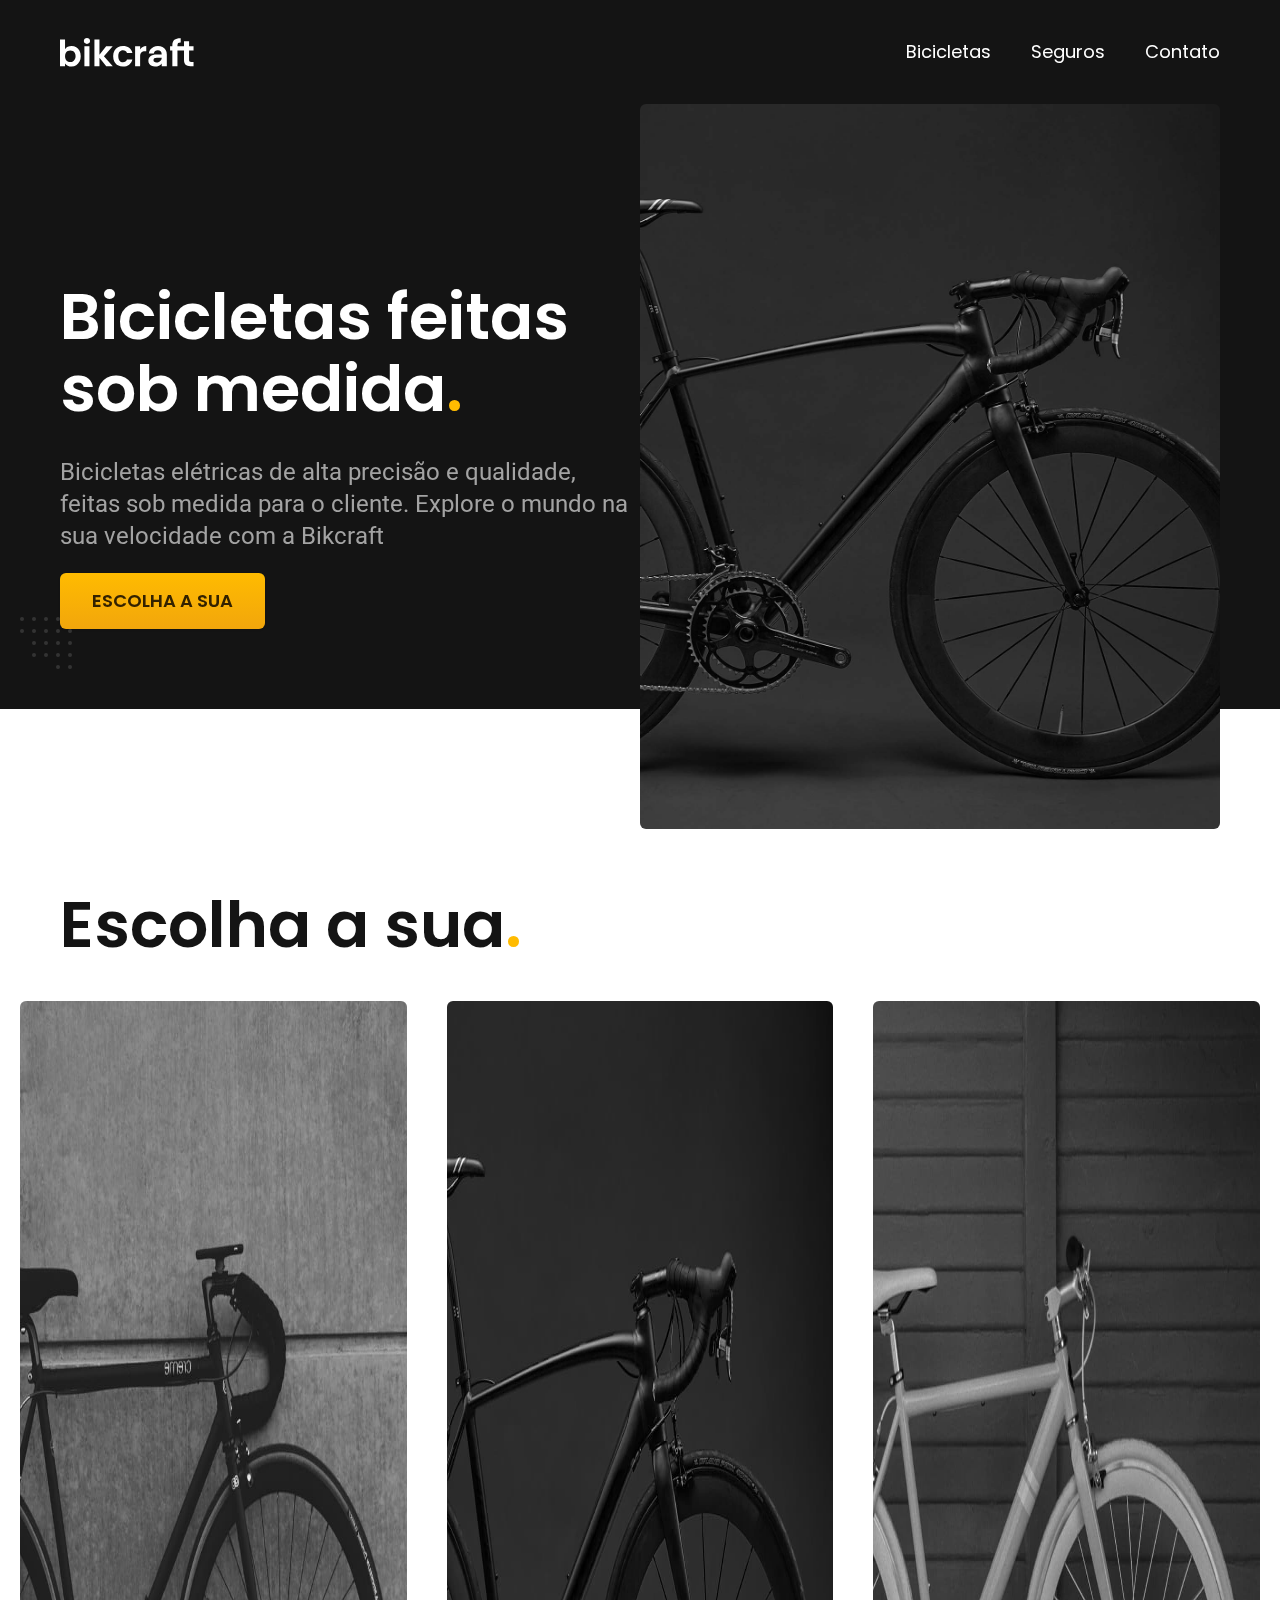
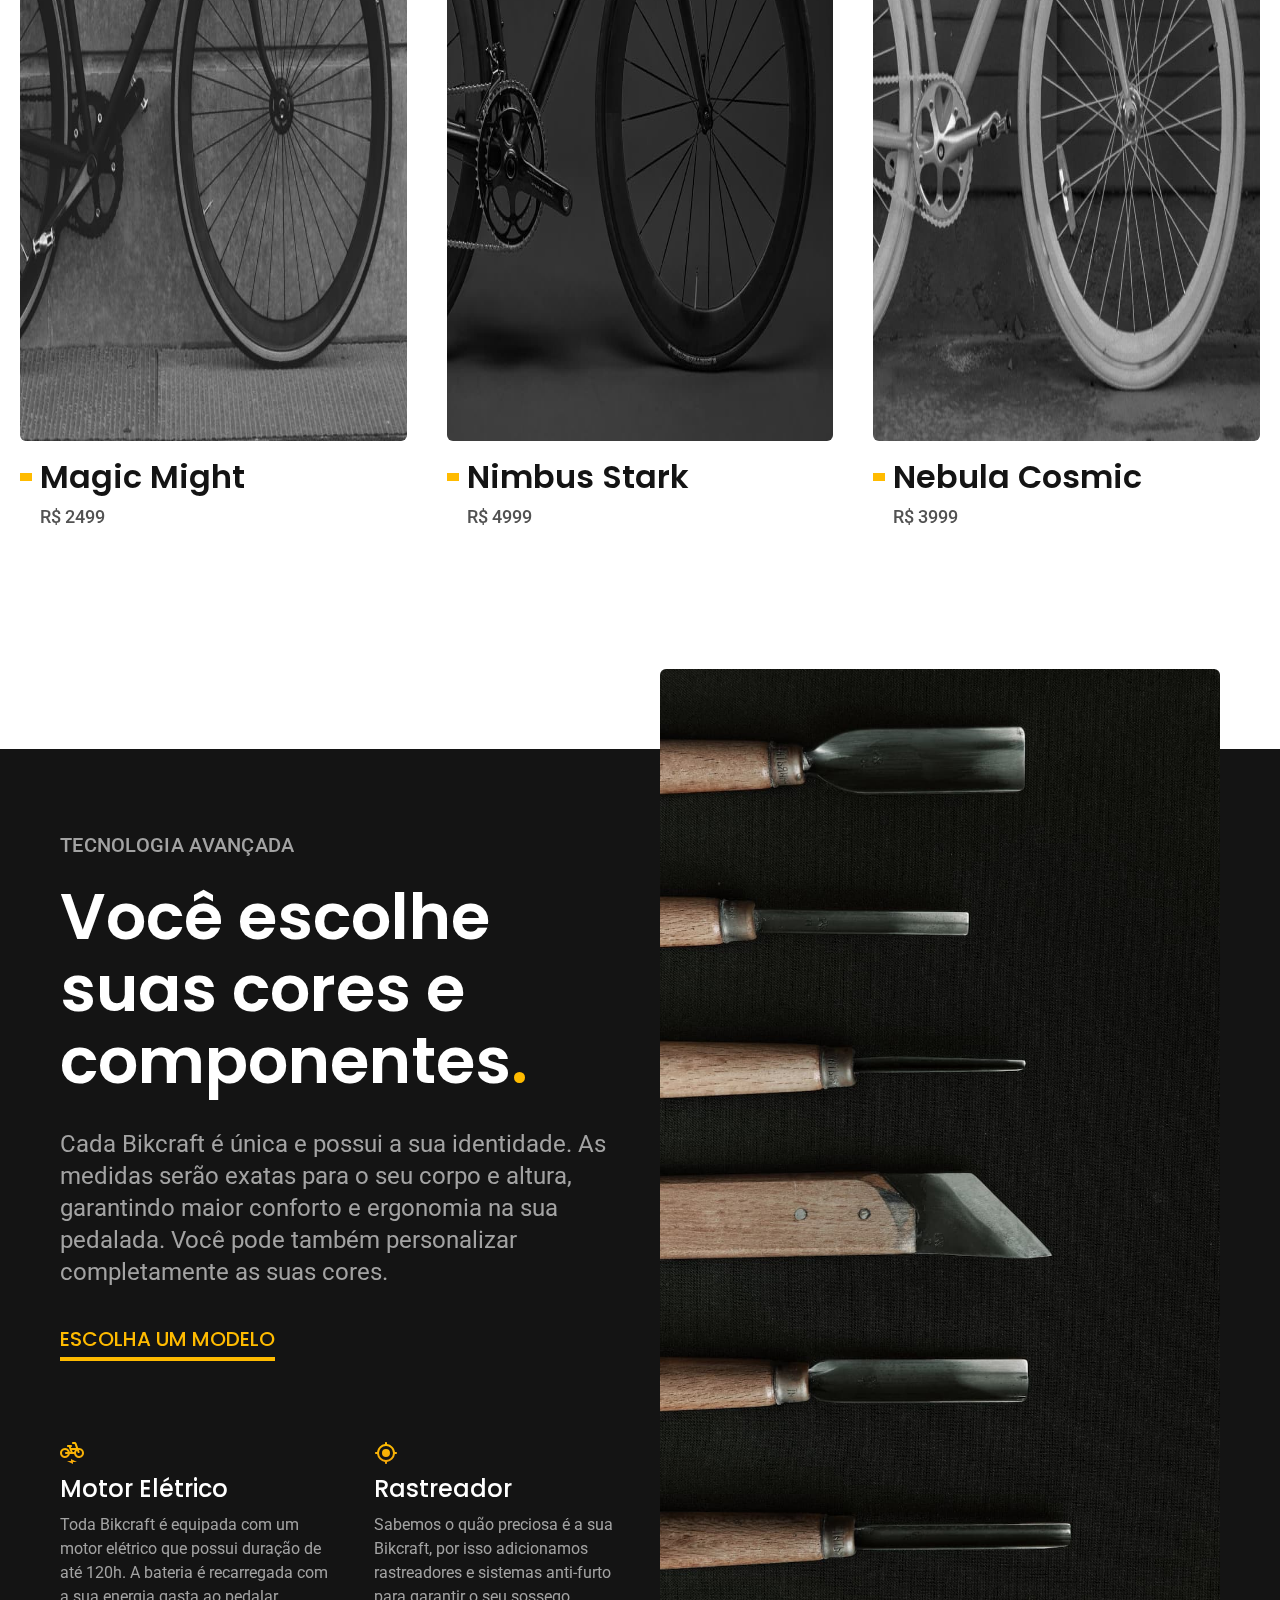
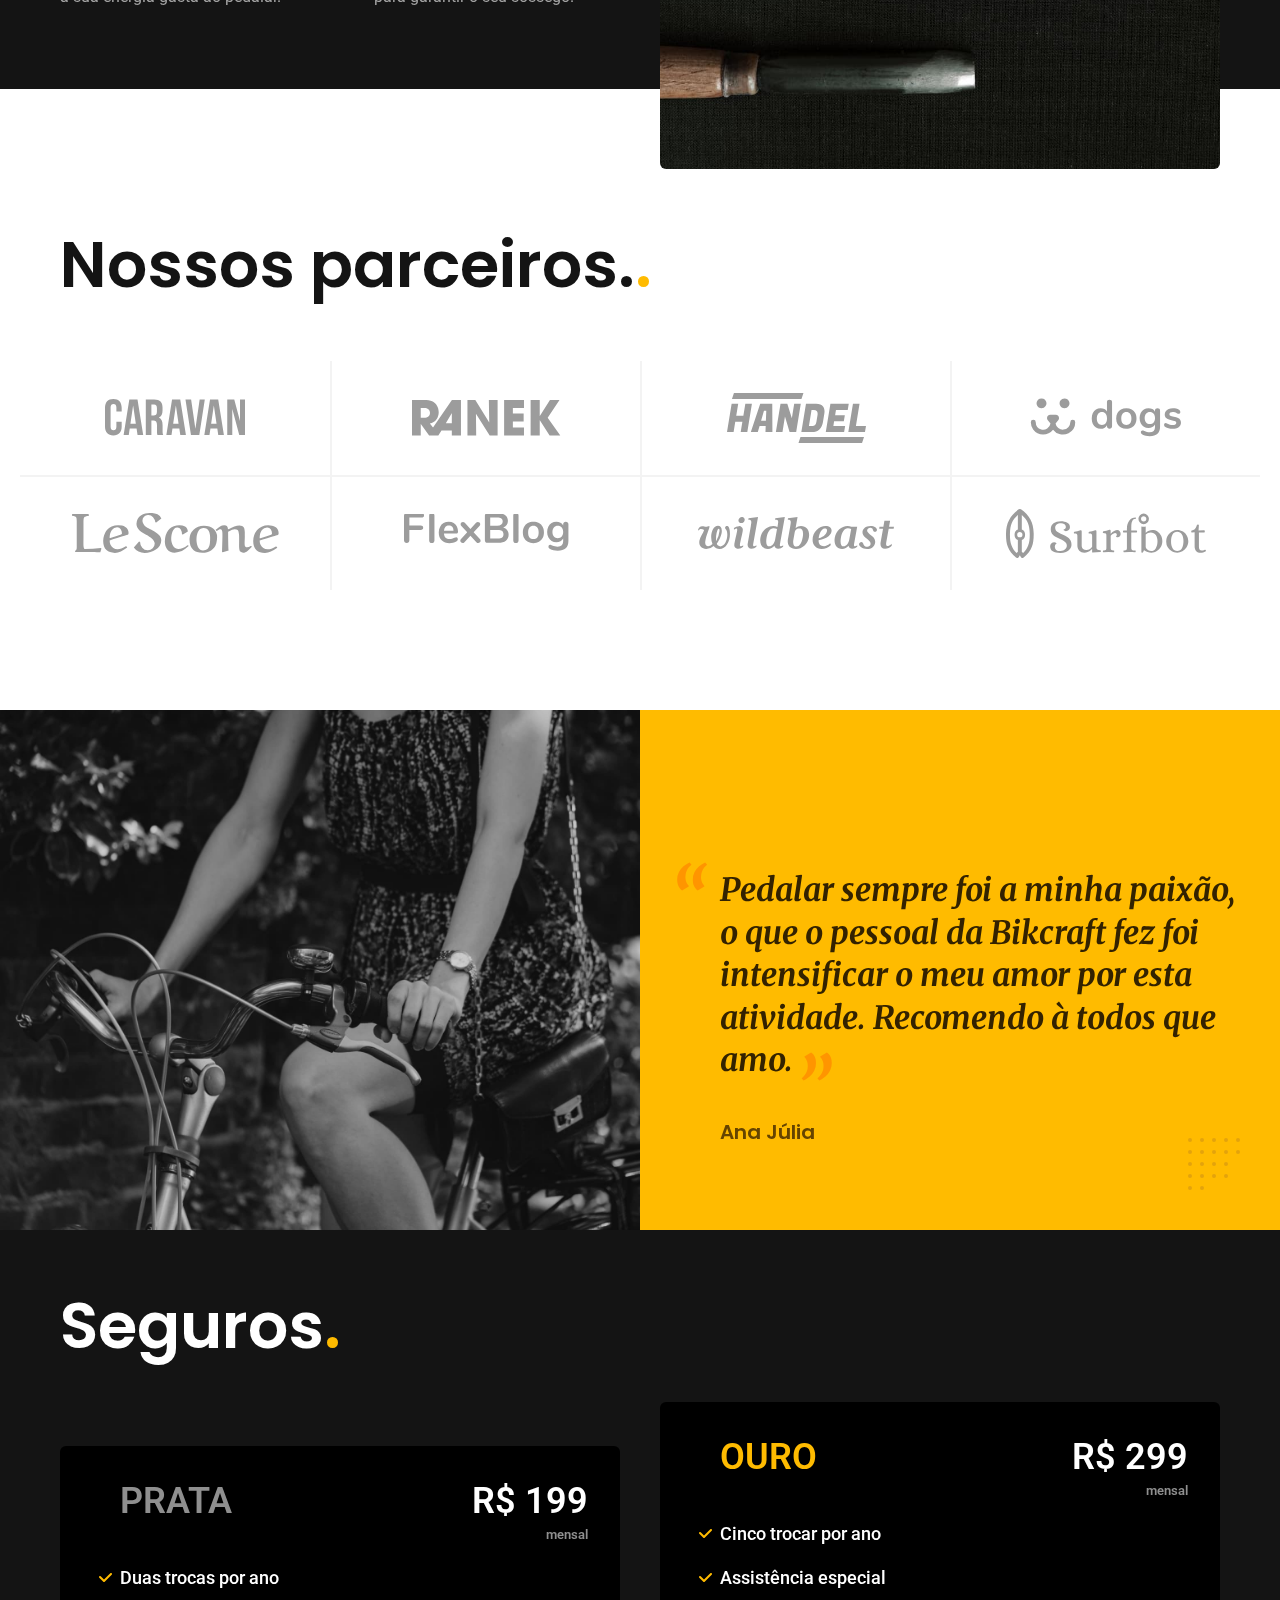
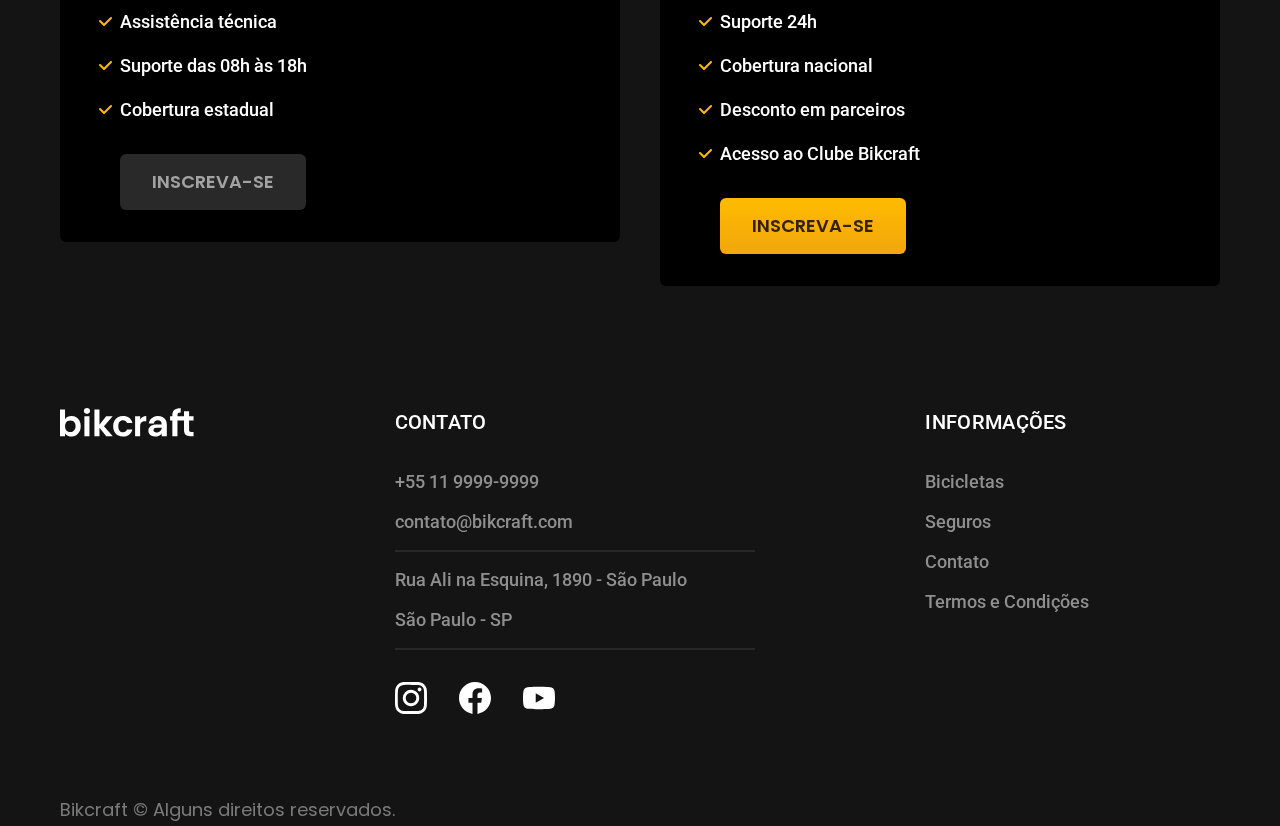
<file: index.html>
<!DOCTYPE html>
<html lang="pt-br">

<head>
    <!-- META -->
    <meta charset="UTF-8">
    <meta name="viewport" content="width=device-width, initial-scale=1.0">
    <meta name="description"
        content="Bicicletas elétricas de alta precisão e qualidade,  feitas sob medida para o cliente. Explore o mundo na sua velocidade com a Bikcraft.">
    <!-- CSS -->
    <link rel="icon" href="./favicon.svg" type="image/svg+xml">
    <link rel="preload" href="./styles/style.css" as="style">
    <link rel="stylesheet" href="styles/style.css">
    <!-- LINK -->
    <link rel="preconnect" href="https://fonts.googleapis.com">
    <link rel="preconnect" href="https://fonts.gstatic.com" crossorigin>
    <link
        href="https://fonts.googleapis.com/css2?family=Merriweather:ital,opsz,wght@0,18..144,300..900;1,18..144,300..900&family=Poppins:ital,wght@0,100;0,200;0,300;0,400;0,500;0,600;0,700;0,800;0,900;1,100;1,200;1,300;1,400;1,500;1,600;1,700;1,800;1,900&family=Roboto:ital,wght@0,100..900;1,100..900&display=swap"
        rel="stylesheet">
    <!-- OTHER -->
    <title>Bikcraft. - Bicicletas Elétricas</title>
    <script>
        document.documentElement.classList.add("js")
    </script>
</head>

<body>

    <header class="header-bg">
        <div class="header container">
            <a href="index.html">
                <img src="img/bikcraft.svg" width="136" height="32" alt="Bikcraft">
            </a>
            <nav aria-label="Primaria">
                <ul class="header-menu c0 font-nav">
                    <li>
                        <a href="biks.html">Bicicletas</a>
                    </li>
                    <li>
                        <a href="insurance.html">Seguros</a>
                    </li>
                    <li>
                        <a href="contact.html">Contato</a>
                    </li>
                </ul>
            </nav>
        </div>
    </header>

    <main class="intro-bg">
        <div class="intro container">
            <div class="intro-content">
                <h1 class="font-xxl c0 fadeInDown" data-anime="200">Bicicletas feitas sob medida<span
                        class="p1">.</span>
                </h1>
                <p class="font-l-b c04 fadeInDown" data-anime="400">Bicicletas elétricas de alta precisão e qualidade,
                    feitas sob medida para o
                    cliente.
                    Explore o mundo
                    na
                    sua velocidade com a Bikcraft </p>
                <a class="button fadeInLeft" href="./biks.html" data-anime="600">Escolha a sua</a>
            </div>
            <picture data-anime="800" class="fadeInRight">
                <source media="(max-width: 800px)" srcset="./img/bicicletas/nimbus.jpg">
                <img src="./img/fotos/introducao.jpg" width="1280" height="1600" alt="Bicicleta elétrica preta">
            </picture>
        </div>
    </main>

    <article class="bik-list">
        <h2 class="font-xxl container">Escolha a sua<span class="p1">.</span>
        </h2>
        <ul>
            <li>
                <a href="./bicicletas/magic.html">
                    <img src="img/bicicletas/magic-home.jpg" width="920" height="1040"
                        alt="Bicicleta Magic Might preta">
                    <h3 class="font-xl c11">Magic Might</h3>
                    <span class="font-s-b c08">R$ 2499</span>
                </a>
            </li>
            <li>
                <a href="./bicicletas/nimbus.html">
                    <img src="img/bicicletas/nimbus-home.jpg" width="920" height="1040"
                        alt="Bicicleta Magic Might preta">
                    <h3 class="font-xl c11">Nimbus Stark</h3>
                    <span class="font-s-b c08">R$ 4999</span>
                </a>
            </li>
            <li>
                <a href="./bicicletas/nebula.html">
                    <img src="img/bicicletas/nebula-home.jpg" width="920" height="1040"
                        alt="Bicicleta Magic Might preta">
                    <h3 class="font-xl c11">Nebula Cosmic</h3>
                    <span class="font-s-b c08">R$ 3999</span>
                </a>
            </li>
        </ul>
    </article>

    <article class="tech-bg">
        <div class="tech container">
            <div class="tech-content">
                <span class="font-l-bold c04">Tecnologia Avançada</span>
                <h2 class="font-xxl c0">Você escolhe suas cores e componentes<span class="p1">.</span>
                </h2>
                <p class="font-l-b c04">Cada Bikcraft é única e possui a sua identidade. As medidas serão exatas para o
                    seu corpo e
                    altura,
                    garantindo maior conforto e ergonomia na sua pedalada. Você pode também personalizar
                    completamente
                    as suas cores.</p>
                <a class="link" href="biks.html">Escolha um modelo</a>

                <div class="tech-box">
                    <div>
                        <img src="img/icones/eletrica.svg" width="24" height="24">
                        <h3 class="font-l-2 c0">Motor Elétrico</h3>
                        <p class="font-xs-b c04">Toda Bikcraft é equipada com um motor elétrico que possui duração de
                            até
                            120h.
                            A bateria é
                            recarregada com a sua energia gasta ao pedalar.

                        </p>
                    </div>
                    <div>
                        <img src="img/icones/rastreador.svg" width="24" height="24">
                        <h3 class="font-l-2 c0">Rastreador</h3>
                        <p class="font-xs-b c04">Sabemos o quão preciosa é a sua Bikcraft, por isso adicionamos
                            rastreadores
                            e sistemas
                            anti-furto
                            para garantir o seu sossego.
                        </p>
                    </div>
                </div>

            </div>
            <div class="tech-img">
                <img src="img/fotos/tecnologia.jpg" width="1200" height="1920">
            </div>
        </div>
    </article>

    <section class="partners" aria-label="Nossos Parceiros">
        <h2 class="font-xxl container">Nossos parceiros.<span class="p1">.</span></h2>
        <ul>
            <li>
                <img src="img/parceiros/caravan.svg" width="140" height="38" alt="caravan">
            </li>
            <li>
                <img src="img/parceiros/ranek.svg" width="149" height="36" alt="ranek">
            </li>
            <li>
                <img src="img/parceiros/handel.svg" width="139" height="50" alt="handel">
            </li>
            <li>
                <img src="img/parceiros/dogs.svg" width="152" height="39" alt="dogs">
            </li>
            <li>
                <img src="img/parceiros/lescone.svg" width="208" height="41" alt="lescone">
            </li>
            <li>
                <img src="img/parceiros/flexblog.svg" width="165" height="38" alt="flexblog">
            </li>
            <li>
                <img src="img/parceiros/wildbeast.svg" width="196" height="34" alt="wildbeast">
            </li>
            <li>
                <img src="img/parceiros/surfbot.svg" width="200" height="49" alt="surfbot">
            </li>
        </ul>
    </section>

    <section class="testimonial" aria-label="Depoimento">
        <div class="test-img">
            <img src="img/fotos/depoimento.jpg" width="1560" height="1360"
                alt="Pessoa pedalando uma bicicleta Bikcraft">
        </div>
        <div class="testimonial-content">
            <blockquote class="font-xl p5">
                <p>Pedalar sempre foi a minha paixão, o que o pessoal da Bikcraft fez foi intensificar o meu amor por
                    esta atividade. Recomendo à todos que amo.
                </p>
            </blockquote>
            <span class="font-m p4">Ana Júlia</span>
        </div>
    </section>

    <article class="seguros-bg">
        <div class="seguros container">
            <h2 class="font-xxl c0">Seguros<span class="p1">.</span>
            </h2>
            <div class="seguro-item">
                <h3 class="font-xl-b c05">PRATA</h3>
                <span class="font-xl-b c0">R$ 199 <span class="font-ss c05">mensal</span></span>
                <ul class="font-s-b c0">
                    <li>Duas trocas por ano</li>
                    <li>Assistência técnica</li>
                    <li>Suporte das 08h às 18h</li>
                    <li>Cobertura estadual</li>
                </ul>
                <a href="budget.html" class="button second">Inscreva-se</a>
            </div>
            <div class="seguro-item">
                <h3 class="font-xl-b p1">OURO</h3>
                <span class="font-xl-b c0">R$ 299 <span class="font-ss c05">mensal</span></span>
                <ul class="font-s-b c0">
                    <li>Cinco trocar por ano</li>
                    <li>Assistência especial</li>
                    <li>Suporte 24h</li>
                    <li>Cobertura nacional</li>
                    <li>Desconto em parceiros</li>
                    <li>Acesso ao Clube Bikcraft</li>
                </ul>
                <a href="./budget.html" class="button">Inscreva-se</a>
            </div>
        </div>
    </article>

    <footer class="footer-bg">
        <div class="footer container">
            <img src="img/bikcraft.svg" width="136" height="32" alt="Bikcraft">

            <div class="footer-contact">
                <h3 class="font-l-bold c0">Contato</h3>
                <ul class="font-mini c05">
                    <li>
                        <a href="tel:+551199999999">
                            +55 11 9999-9999
                        </a>
                    </li>
                    <li>
                        <a href="mailto:igorthedev05@gmail.com">
                            contato@bikcraft.com
                        </a>
                    </li>
                    <li>
                        Rua Ali na Esquina, 1890 - São Paulo
                    </li>
                    <li>São Paulo - SP</li>
                </ul>
                <div class="social">
                    <a href="./">
                        <img src="./img/redes/instagram.svg" width="32" height="32" alt="">
                    </a>
                    <a href="./">
                        <img src="./img/redes/facebook.svg" width="32" height="32" alt="">
                    </a>
                    <a href="./">
                        <img src="./img/redes/youtube.svg" width="32" height="32" alt="">
                    </a>
                </div>
            </div>

            <div class="footer-info">
                <h3 class="font-l-bold c0">Informações</h3>
                <nav>
                    <ul class="font-mini c05">
                        <li>
                            <a href="./biks.html">Bicicletas</a>
                        </li>
                        <li>
                            <a href="./insurance.html">Seguros</a>
                        </li>
                        <li>
                            <a href=./"contact.html">Contato</a>
                        </li>
                        <li>
                            <a href="./terms.html">Termos e Condições</a>
                        </li>
                    </ul>
                </nav>
            </div>
            <p class="footer-copy font-nav c06">Bikcraft © Alguns direitos reservados.</p>

        </div>
        </div>
    </footer>

    <script src="scripts/plugins/simple-anime.js"></script>
    <script src="./scripts/script.js"></script>
</body>

</html>
</file>
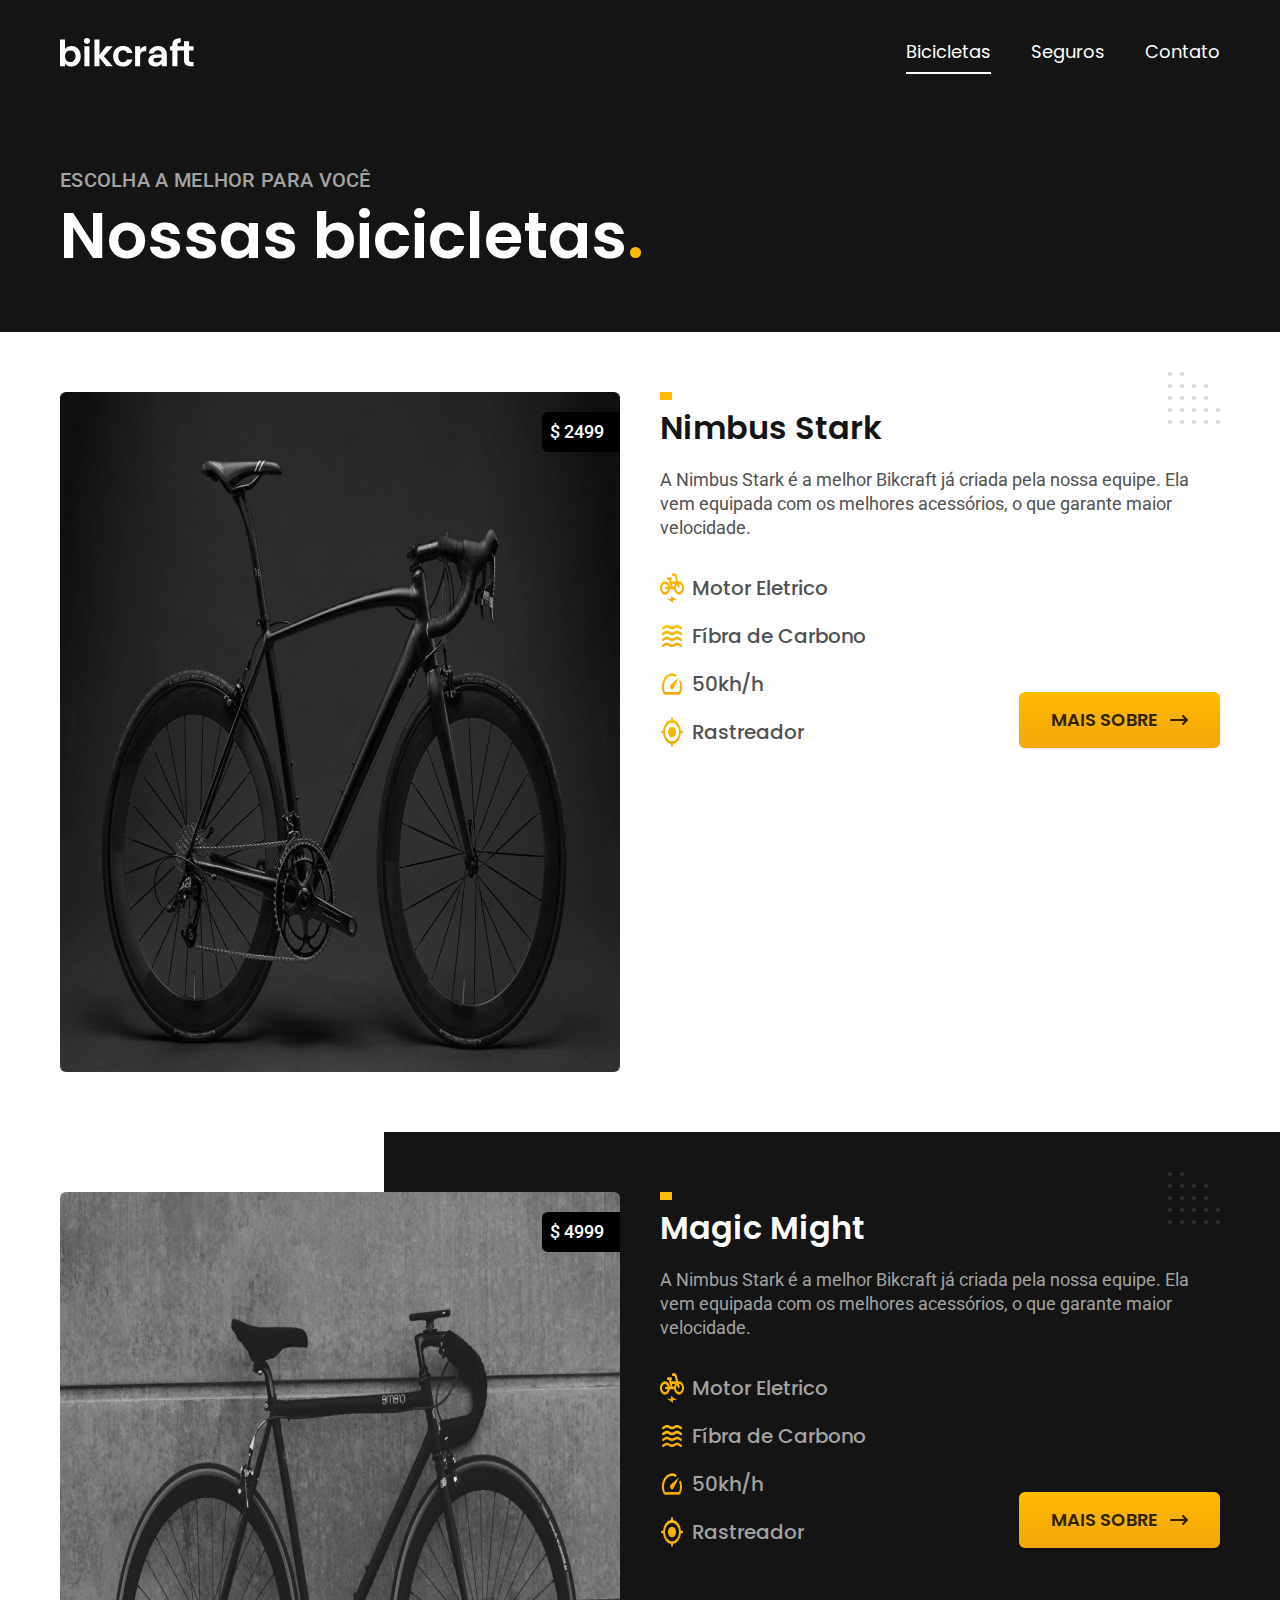
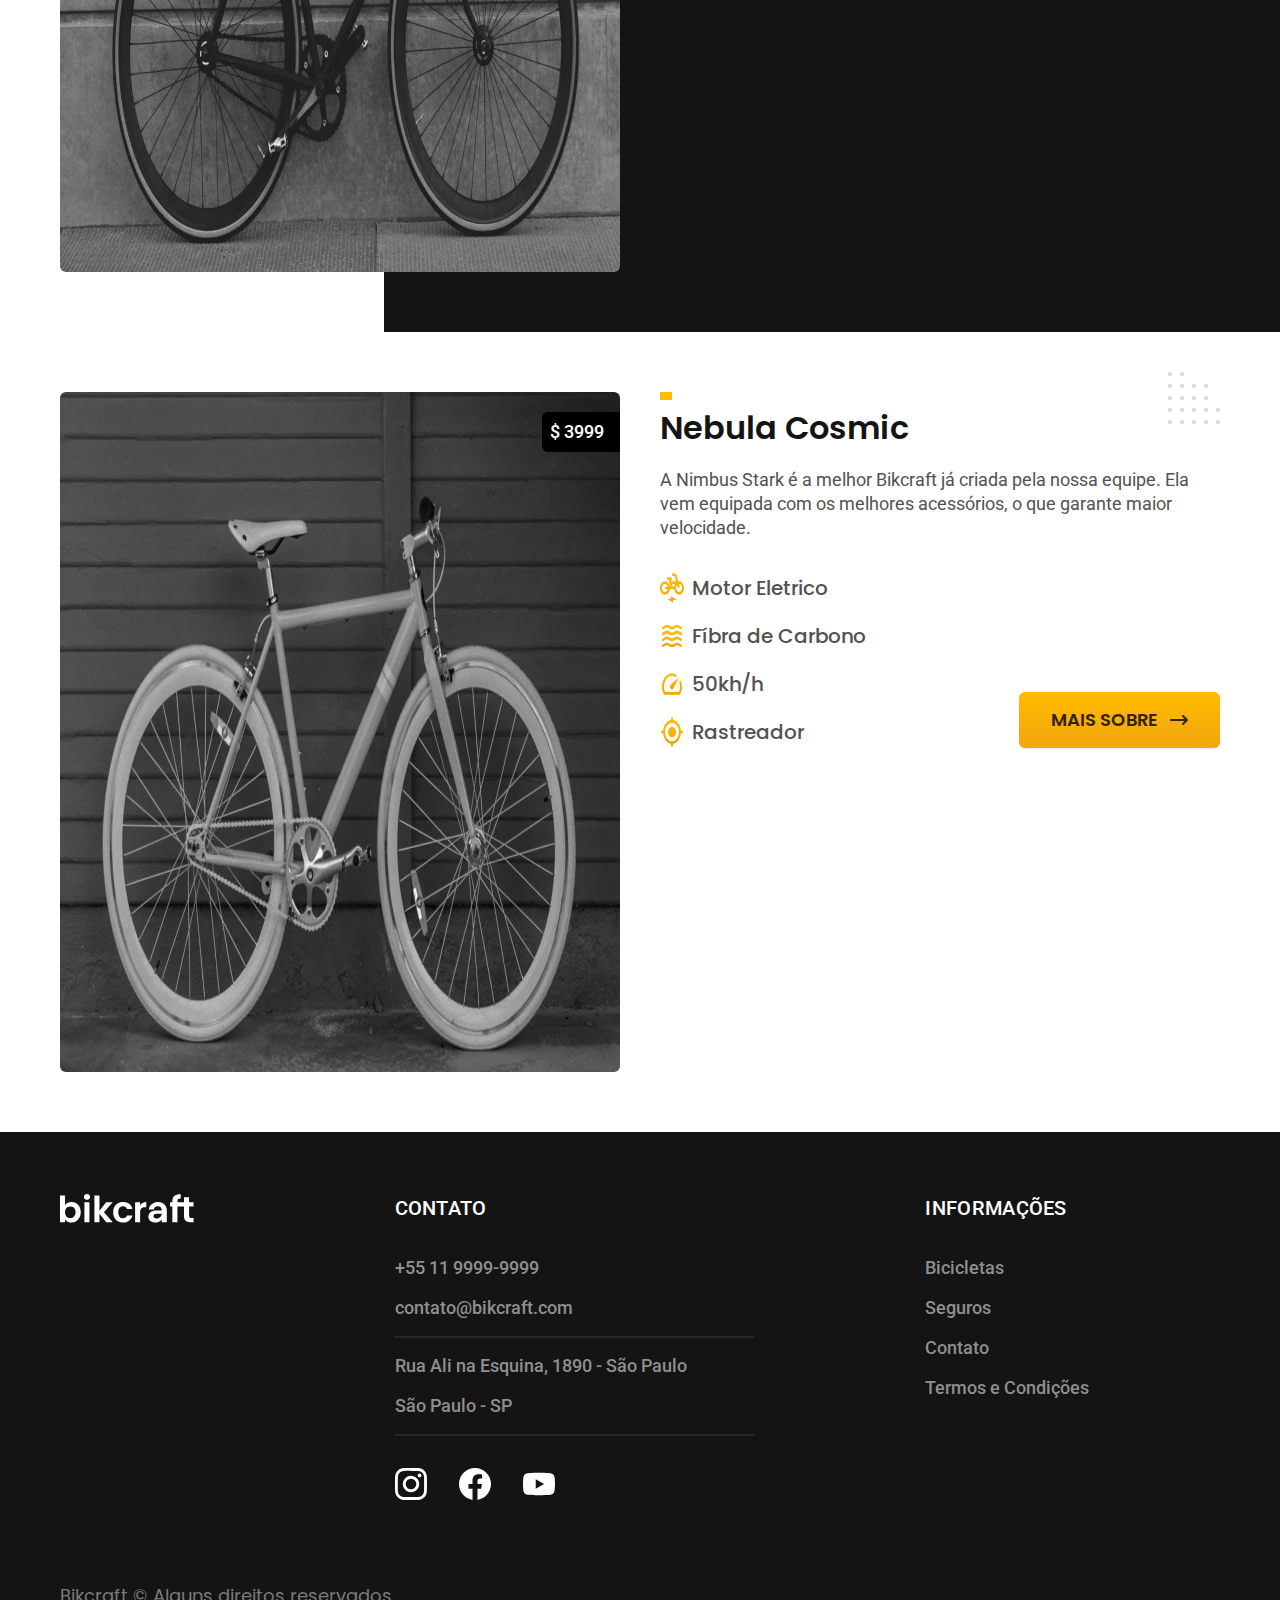
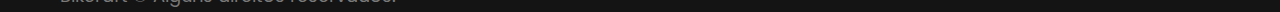
<file: biks.html>
<!DOCTYPE html>
<html lang="pt-br">

<head>
    <!-- META -->
    <meta charset="UTF-8">
    <meta name="viewport" content="width=device-width, initial-scale=1.0">
    <meta name="description" content="Termos e Condições.">
    <!-- CSS -->
    <link rel="icon" href="./favicon.svg" type="image/svg+xml">
    <link rel="preload" href="./styles/style.css" as="style">
    <link rel="stylesheet" href="styles/style.css">
    <!-- LINK -->
    <link rel="preconnect" href="https://fonts.googleapis.com">
    <link rel="preconnect" href="https://fonts.gstatic.com" crossorigin>
    <link
        href="https://fonts.googleapis.com/css2?family=Merriweather:ital,opsz,wght@0,18..144,300..900;1,18..144,300..900&family=Poppins:ital,wght@0,100;0,200;0,300;0,400;0,500;0,600;0,700;0,800;0,900;1,100;1,200;1,300;1,400;1,500;1,600;1,700;1,800;1,900&family=Roboto:ital,wght@0,100..900;1,100..900&display=swap"
        rel="stylesheet">
    <!-- OTHER -->
    <title>Bicicletas | Bikcraft</title>
    <script>
        document.documentElement.classList.add("js")
    </script>
</head>

<html>

<body id="biks">
    <header class="header-bg">
        <div class="header container">
            <a href="./index.html">
                <img src="./img/bikcraft.svg" width="136" height="32" alt="Bikcraft">
            </a>
            <nav aria-label="Primaria">
                <ul class="header-menu c0 font-nav">
                    <li>
                        <a href="./biks.html">Bicicletas</a>
                    </li>
                    <li>
                        <a href="./insurance.html">Seguros</a>
                    </li>
                    <li>
                        <a href="./contact.html">Contato</a>
                    </li>
                </ul>
            </nav>
        </div>
    </header>

    <main>
        <div class="title-bg">
            <div class="title container">
                <p class="font-l-bold c04">Escolha a melhor para você</p>
                <h1 class="font-xxl c0">Nossas bicicletas<span class="p1">.</span>
                </h1>
            </div>
        </div>

        <div class="bik container">
            <div class="bik-img">
                <img src="img/bicicletas/nimbus.jpg" width="1120" height="680" alt="Bicicleta preta">
                <span class="font-s-b c0">$ 2499</span>
            </div>
            <div class="bik-content">
                <h2 class="font-xl c11">Nimbus Stark</h2>
                <p class="font-s-b c08">A Nimbus Stark é a melhor Bikcraft já criada pela nossa equipe. Ela vem
                    equipada com os melhores acessórios, o que garante maior velocidade.
                </p>
                <ul class="font-s c08">
                    <li>
                        <img src="./img/icones/eletrica.svg" width="32" height="32" alt="">
                        Motor Eletrico
                    </li>
                    <li>
                        <img src="./img/icones/carbono.svg" width="32" height="32" alt="">
                        Fíbra de Carbono
                    </li>
                    <li>
                        <img src="./img/icones/velocidade.svg" width="32" height="32" alt="">
                        50kh/h
                    </li>
                    <li>
                        <img src="./img/icones/rastreador.svg" width="32" height="32" alt="">
                        Rastreador
                    </li>
                </ul>
                <a class="button arrow" href="bicicletas/nimbus.html">Mais Sobre</a>
            </div>
        </div>

        <div class="bik-bg">
            <div class="bik container">
                <div class="bik-img">
                    <img src="img/bicicletas/magic.jpg" width="1120" height="680" alt="Bicicleta preta 2">
                    <span class="font-s-b c0">$ 4999</span>
                </div>
                <div class="bik-content">
                    <h2 class="font-xl c0">Magic Might</h2>
                    <p class="font-s-b c04">A Nimbus Stark é a melhor Bikcraft já criada pela nossa equipe. Ela vem
                        equipada com os melhores acessórios, o que garante maior velocidade.
                    </p>
                    <ul class="font-s c04">
                        <li>
                            <img src="./img/icones/eletrica.svg" width="32" height="32" alt="">
                            Motor Eletrico
                        </li>
                        <li>
                            <img src="./img/icones/carbono.svg" width="32" height="32" alt="">
                            Fíbra de Carbono
                        </li>
                        <li>
                            <img src="./img/icones/velocidade.svg" width="32" height="32" alt="">
                            50kh/h
                        </li>
                        <li>
                            <img src="./img/icones/rastreador.svg" width="32" height="32" alt="">
                            Rastreador
                        </li>
                    </ul>
                    <a class="button arrow" href="bicicletas/magic.html">Mais Sobre</a>

                </div>
            </div>
        </div>

        <div class="bik container">
            <div class="bik-img">
                <img src="img/bicicletas/nebula.jpg" width="1120" height="680" alt="Bicicleta branca">
                <span class="font-s-b c0">$ 3999</span>
            </div>
            <div class="bik-content">
                <h2 class="font-xl c11">Nebula Cosmic</h2>
                <p class="font-s-b c08">A Nimbus Stark é a melhor Bikcraft já criada pela nossa equipe. Ela vem
                    equipada com os melhores acessórios, o que garante maior velocidade.
                </p>
                <ul class="font-s c08">
                    <li>
                        <img src="./img/icones/eletrica.svg" width="32" height="32" alt="">
                        Motor Eletrico
                    </li>
                    <li>
                        <img src="./img/icones/carbono.svg" width="32" height="32" alt="">
                        Fíbra de Carbono
                    </li>
                    <li>
                        <img src="./img/icones/velocidade.svg" width="32" height="32" alt="">
                        50kh/h
                    </li>
                    <li>
                        <img src="./img/icones/rastreador.svg" width="32" height="32" alt="">
                        Rastreador
                    </li>
                </ul>
                <a class="button arrow" href="bicicletas/nebula.html">Mais Sobre</a>

            </div>
        </div>

    </main>

    <footer class="footer-bg">
        <div class="footer container">
            <img src="./img/bikcraft.svg" width="136" height="32" alt="Bikcraft">

            <div class="footer-contact">
                <h3 class="font-l-bold c0">Contato</h3>
                <ul class="font-mini c05">
                    <li>
                        <a href="tel:+551199999999">
                            +55 11 9999-9999
                        </a>
                    </li>
                    <li>
                        <a href="mailto:igorthedev05@gmail.com">
                            contato@bikcraft.com
                        </a>
                    </li>
                    <li>
                        Rua Ali na Esquina, 1890 - São Paulo
                    </li>
                    <li>São Paulo - SP</li>
                </ul>
                <div class="social">
                    <a href="./">
                        <img src="./img/redes/instagram.svg" width="32" height="32" alt="">
                    </a>
                    <a href="./">
                        <img src="./img/redes/facebook.svg" width="32" height="32" alt="">
                    </a>
                    <a href="./">
                        <img src="./img/redes/youtube.svg" width="32" height="32" alt="">
                    </a>
                </div>
            </div>

            <div class="footer-info">
                <h3 class="font-l-bold c0">Informações</h3>
                <nav>
                    <ul class="font-mini c05">
                        <li>
                            <a href="./biks.html">Bicicletas</a>
                        </li>
                        <li>
                            <a href="./insurance.html">Seguros</a>
                        </li>
                        <li>
                            <a href="./contact.html">Contato</a>
                        </li>
                        <li>
                            <a href="./terms.html">Termos e Condições</a>
                        </li>
                    </ul>
                </nav>
            </div>
            <p class="footer-copy font-nav c06">Bikcraft © Alguns direitos reservados.</p>

        </div>
        </div>
    </footer>
    <script src="./scripts/script.js"></script>
</body>

</html>
</file>
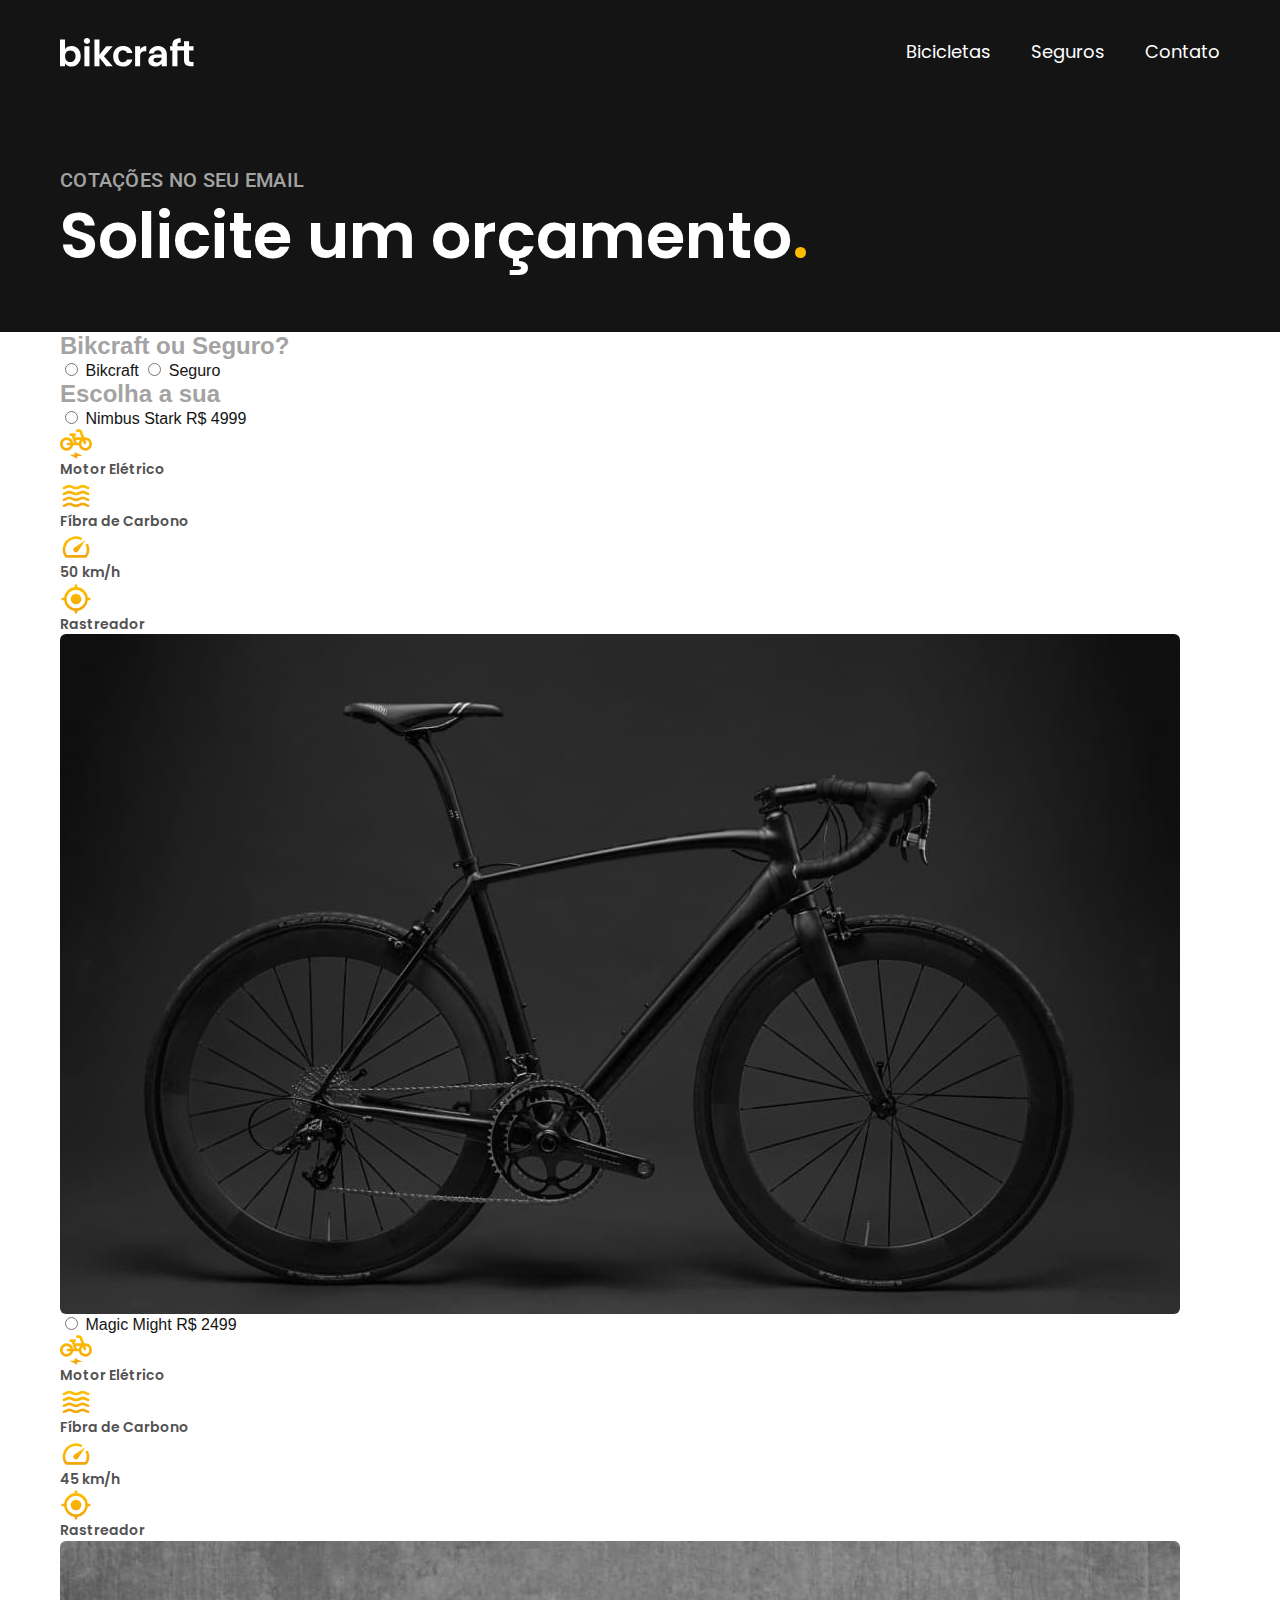
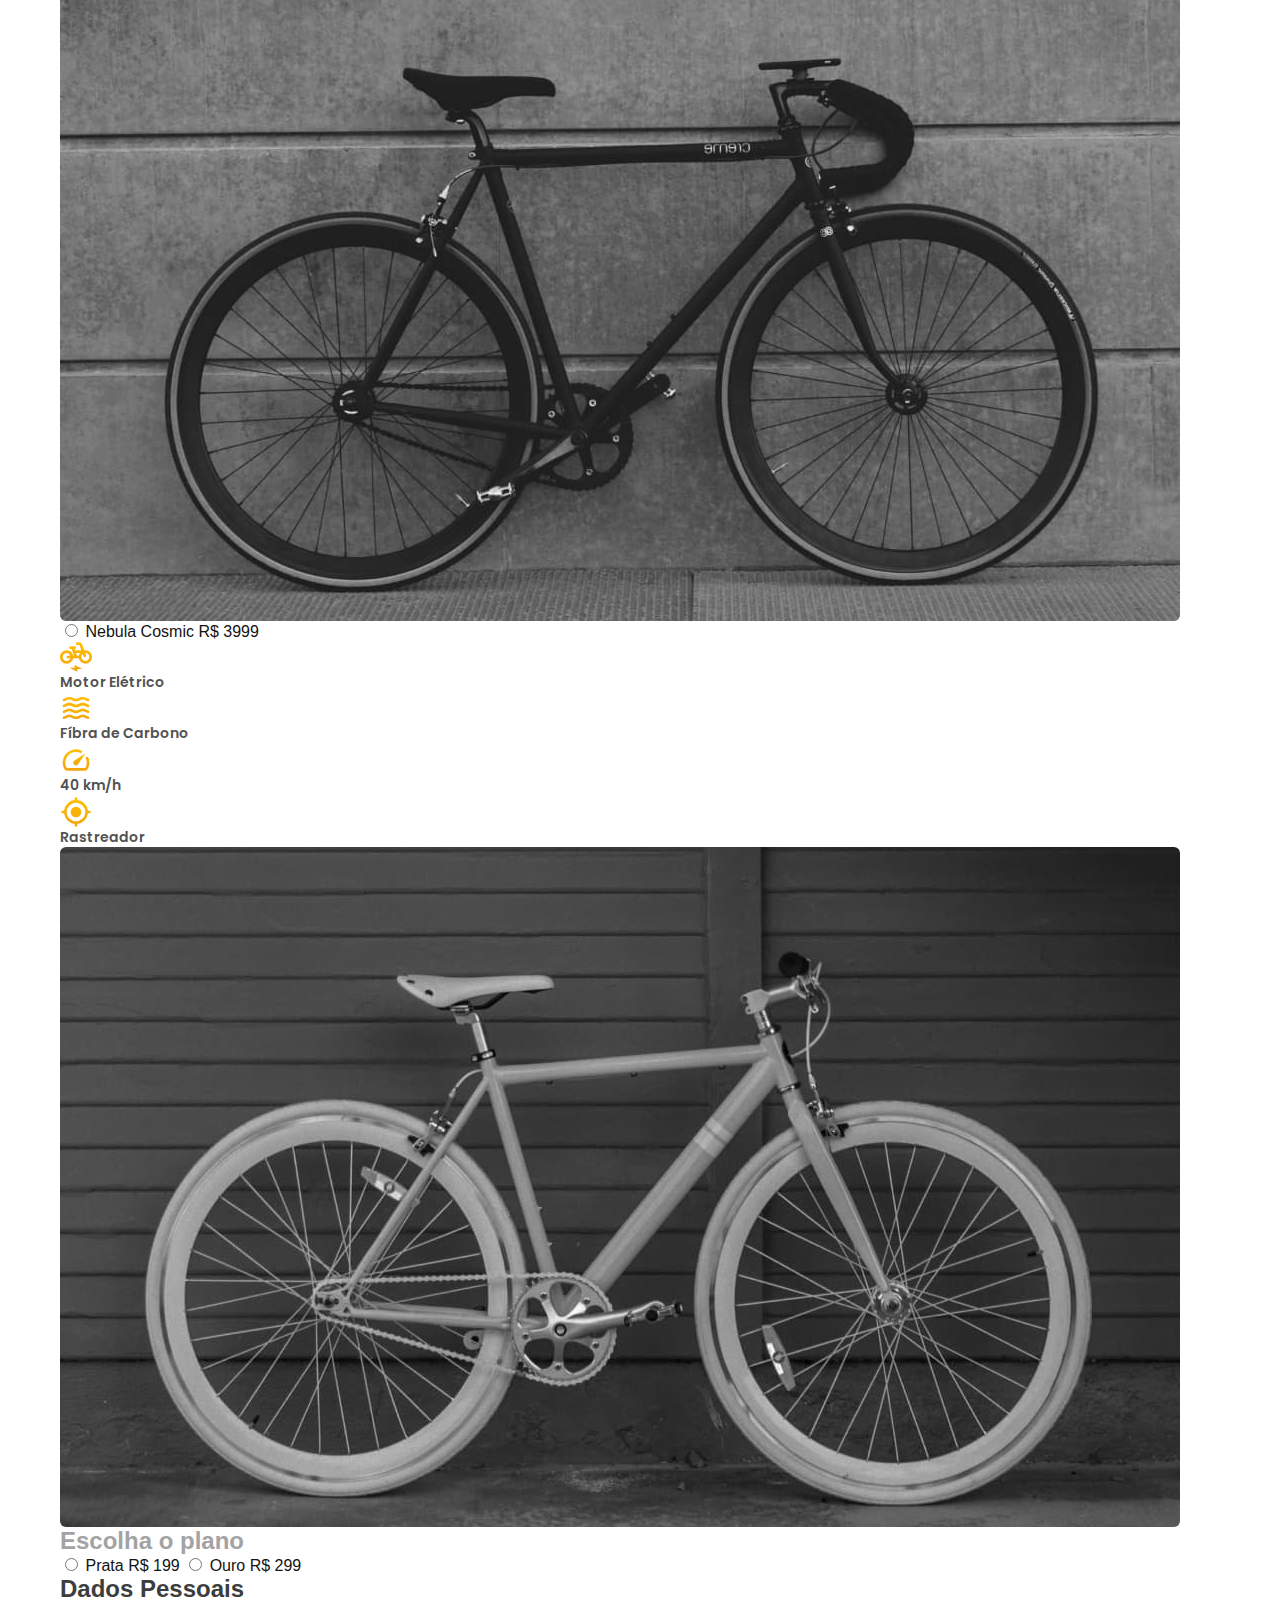
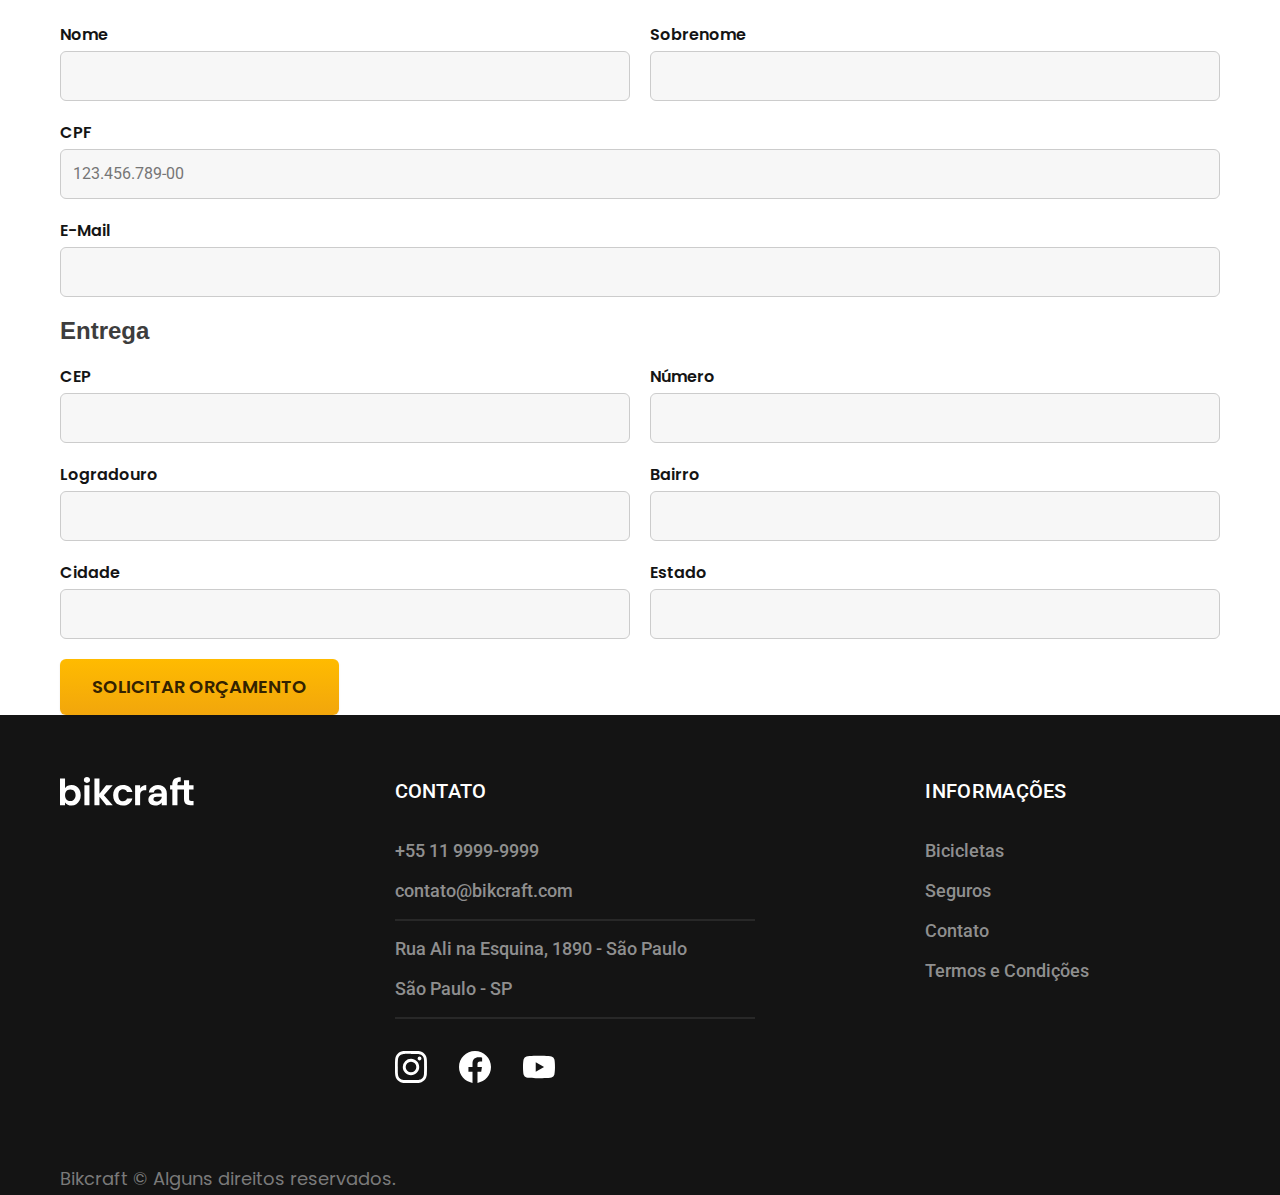
<file: budget.html>
<!DOCTYPE html>
<html lang="pt-br">

<head>
    <!-- META -->
    <meta charset="UTF-8">
    <meta name="viewport" content="width=device-width, initial-scale=1.0">
    <meta name="description" content="Termos e Condições.">
    <!-- CSS -->
    <link rel="icon" href="./favicon.svg" type="image/svg+xml">
    <link rel="preload" href="./styles/style.css" as="style">
    <link rel="stylesheet" href="styles/style.css">
    <!-- LINK -->
    <link rel="preconnect" href="https://fonts.googleapis.com">
    <link rel="preconnect" href="https://fonts.gstatic.com" crossorigin>
    <link
        href="https://fonts.googleapis.com/css2?family=Merriweather:ital,opsz,wght@0,18..144,300..900;1,18..144,300..900&family=Poppins:ital,wght@0,100;0,200;0,300;0,400;0,500;0,600;0,700;0,800;0,900;1,100;1,200;1,300;1,400;1,500;1,600;1,700;1,800;1,900&family=Roboto:ital,wght@0,100..900;1,100..900&display=swap"
        rel="stylesheet">
    <!-- OTHER -->
    <title>Orçamento | Bikcraft</title>
    <script>
        document.documentElement.classList.add("js")
    </script>
</head>

<html>

<body id="budget">
    <header class="header-bg">
        <div class="header container">
            <a href="./index.html">
                <img src="./img/bikcraft.svg" width="136" height="32" alt="Bikcraft">
            </a>
            <nav aria-label="Primaria">
                <ul class="header-menu c0 font-nav">
                    <li>
                        <a href="./biks.html">Bicicletas</a>
                    </li>
                    <li>
                        <a href="./insurance.html">Seguros</a>
                    </li>
                    <li>
                        <a href="./contact.html">Contato</a>
                    </li>
                </ul>
            </nav>
        </div>
    </header>

    <main>
        <div class="title-bg">
            <div class="title container">
                <p class="font-l-bold c04">Cotações no seu email</p>
                <h1 class="font-xxl c0">Solicite um orçamento<span class="p1">.</span>
                </h1>
            </div>
        </div>

        <form class="budget container" action="../">
            <div class="budget-product">
                <h2 class="c04">Bikcraft ou Seguro?</h2>

                <input type="radio" name="type" value="bikcraft" id="bikcraft">
                <label for="bikcraft">Bikcraft</label>

                <input type="radio" name="type" value="seguro" id="seguro">
                <label for="seguro">Seguro</label>

                <div class="budget-content" id="budget-bikcraft">
                    <h2 class="c04">Escolha a sua</h2>

                    <input type="radio" name="product" value="nimbus" id="nimbus">
                    <label for="nimbus">Nimbus Stark <span>R$ 4999</span></label>
                    <div class="budget-detail">
                        <ul class="font-xs c08">
                            <li>
                                <img src="./img/icones/eletrica.svg" alt="">
                                Motor Elétrico
                            </li>
                            <li>
                                <img src="./img/icones/carbono.svg" alt="">
                                Fíbra de Carbono
                            </li>
                            <li>
                                <img src="./img/icones/velocidade.svg" alt="">
                                50 km/h
                            </li>
                            <li>
                                <img src="./img/icones/rastreador.svg" alt="">
                                Rastreador
                            </li>
                        </ul>
                        <img src="./img/bicicletas/nimbus.jpg" alt="Bicicleta preta">
                    </div>

                    <input type="radio" name="product" value="magic" id="magic">
                    <label for="magic">Magic Might <span>R$ 2499</span></label>
                    <div class="budget-detail">
                        <ul class="font-xs c08">
                            <li>
                                <img src="./img/icones/eletrica.svg" width="32" height="32" alt="">
                                Motor Elétrico
                            </li>
                            <li>
                                <img src="./img/icones/carbono.svg" width="32" height="32" alt="">
                                Fíbra de Carbono
                            </li>
                            <li>
                                <img src="./img/icones/velocidade.svg" width="32" height="32" alt="">
                                45 km/h
                            </li>
                            <li>
                                <img src="./img/icones/rastreador.svg" width="32" height="32" alt="">
                                Rastreador
                            </li>
                        </ul>
                        <img src="./img/bicicletas/magic.jpg" width="1120" height="680" alt="Bicicleta preta">
                    </div>

                    <input type="radio" name="product" value="nebula" id="nebula">
                    <label for="nebula">Nebula Cosmic <span>R$ 3999</span></label>
                    <div class="budget-detail">
                        <ul class="font-xs c08">
                            <li>
                                <img src="./img/icones/eletrica.svg" width="32" height="32" alt="">
                                Motor Elétrico
                            </li>
                            <li>
                                <img src="./img/icones/carbono.svg" width="32" height="32" alt="">
                                Fíbra de Carbono
                            </li>
                            <li>
                                <img src="./img/icones/velocidade.svg" width="32" height="32" alt="">
                                40 km/h
                            </li>
                            <li>
                                <img src="./img/icones/rastreador.svg" width="32" height="32" alt="">
                                Rastreador
                            </li>
                        </ul>
                        <img src="./img/bicicletas/nebula.jpg" width="1120" height="680" alt="Bicicleta branca">
                    </div>
                </div>

                <div class="budget-content" id="budget-seguro">
                    <h2 class="c04">Escolha o plano</h2>

                    <input type="radio" name="product" value="prata" id="prata">
                    <label for="prata">Prata <span>R$ 199</span></label>

                    <input type="radio" name="product" value="ouro" id="ouro">
                    <label for="ouro">Ouro <span>R$ 299</span></label>
                </div>

            </div>

            <div class="budget-data form">
                <h2 class="c09 col-2">Dados Pessoais</h2>

                <div>
                    <label for="nome">Nome</label>
                    <input type="text" id="nome" name="nome">
                </div>
                <div>
                    <label for="sobrenome">Sobrenome</label>
                    <input type="text" id="sobrenome" name="sobrenome">
                </div>
                <div class="col-2">
                    <label for="cpf">CPF</label>
                    <input type="text" id="cpf" name="cpf" placeholder="123.456.789-00">
                </div>
                <div class="col-2">
                    <label for="email">E-Mail</label>
                    <input type="email" id="email" name="email">
                </div>

                <h2 class="c09 col-2">Entrega</h2>

                <div>
                    <label for="cep">CEP</label>
                    <input type="text" id="cep" name="cep">
                </div>
                <div>
                    <label for="numero">Número</label>
                    <input type="text" id="numero" name="numero">
                </div>
                <div>
                    <label for="logradouro">Logradouro</label>
                    <input type="text" id="logradouro" name="logradouro">
                </div>
                <div>
                    <label for="bairro">Bairro</label>
                    <input type="text" id="bairro" name="bairro">
                </div>
                <div>
                    <label for="cidade">Cidade</label>
                    <input type="text" id="cidade" name="cidade">
                </div>
                <div>
                    <label for="estado">Estado</label>
                    <input type="text" id="estado" name="estado">
                </div>
                <button class="button col-2">Solicitar orçamento</button>

            </div>
        </form>
    </main>

    <footer class="footer-bg">
        <div class="footer container">
            <img src="./img/bikcraft.svg" width="136" height="32" alt="Bikcraft">

            <div class="footer-contact">
                <h3 class="font-l-bold c0">Contato</h3>
                <ul class="font-mini c05">
                    <li>
                        <a href="tel:+551199999999">
                            +55 11 9999-9999
                        </a>
                    </li>
                    <li>
                        <a href="mailto:igorthedev05@gmail.com">
                            contato@bikcraft.com
                        </a>
                    </li>
                    <li>
                        Rua Ali na Esquina, 1890 - São Paulo
                    </li>
                    <li>São Paulo - SP</li>
                </ul>
                <div class="social">
                    <a href="./">
                        <img src="img/redes/instagram.svg" width="32" height="32" alt="">
                    </a>
                    <a href="./">
                        <img src="img/redes/facebook.svg" width="32" height="32" alt="">
                    </a>
                    <a href="./">
                        <img src="img/redes/youtube.svg" width="32" height="32" alt="">
                    </a>
                </div>
            </div>

            <div class="footer-info">
                <h3 class="font-l-bold c0">Informações</h3>
                <nav>
                    <ul class="font-mini c05">
                        <li>
                            <a href="biks.html">Bicicletas</a>
                        </li>
                        <li>
                            <a href="insurance.html">Seguros</a>
                        </li>
                        <li>
                            <a href="contact.html">Contato</a>
                        </li>
                        <li>
                            <a href="terms.html">Termos e Condições</a>
                        </li>
                    </ul>
                </nav>
            </div>
            <p class="footer-copy font-nav c06">Bikcraft © Alguns direitos reservados.</p>

        </div>
        </div>
    </footer>

    <script src="./scripts/script.js"></script>
</body>

</html>
</file>
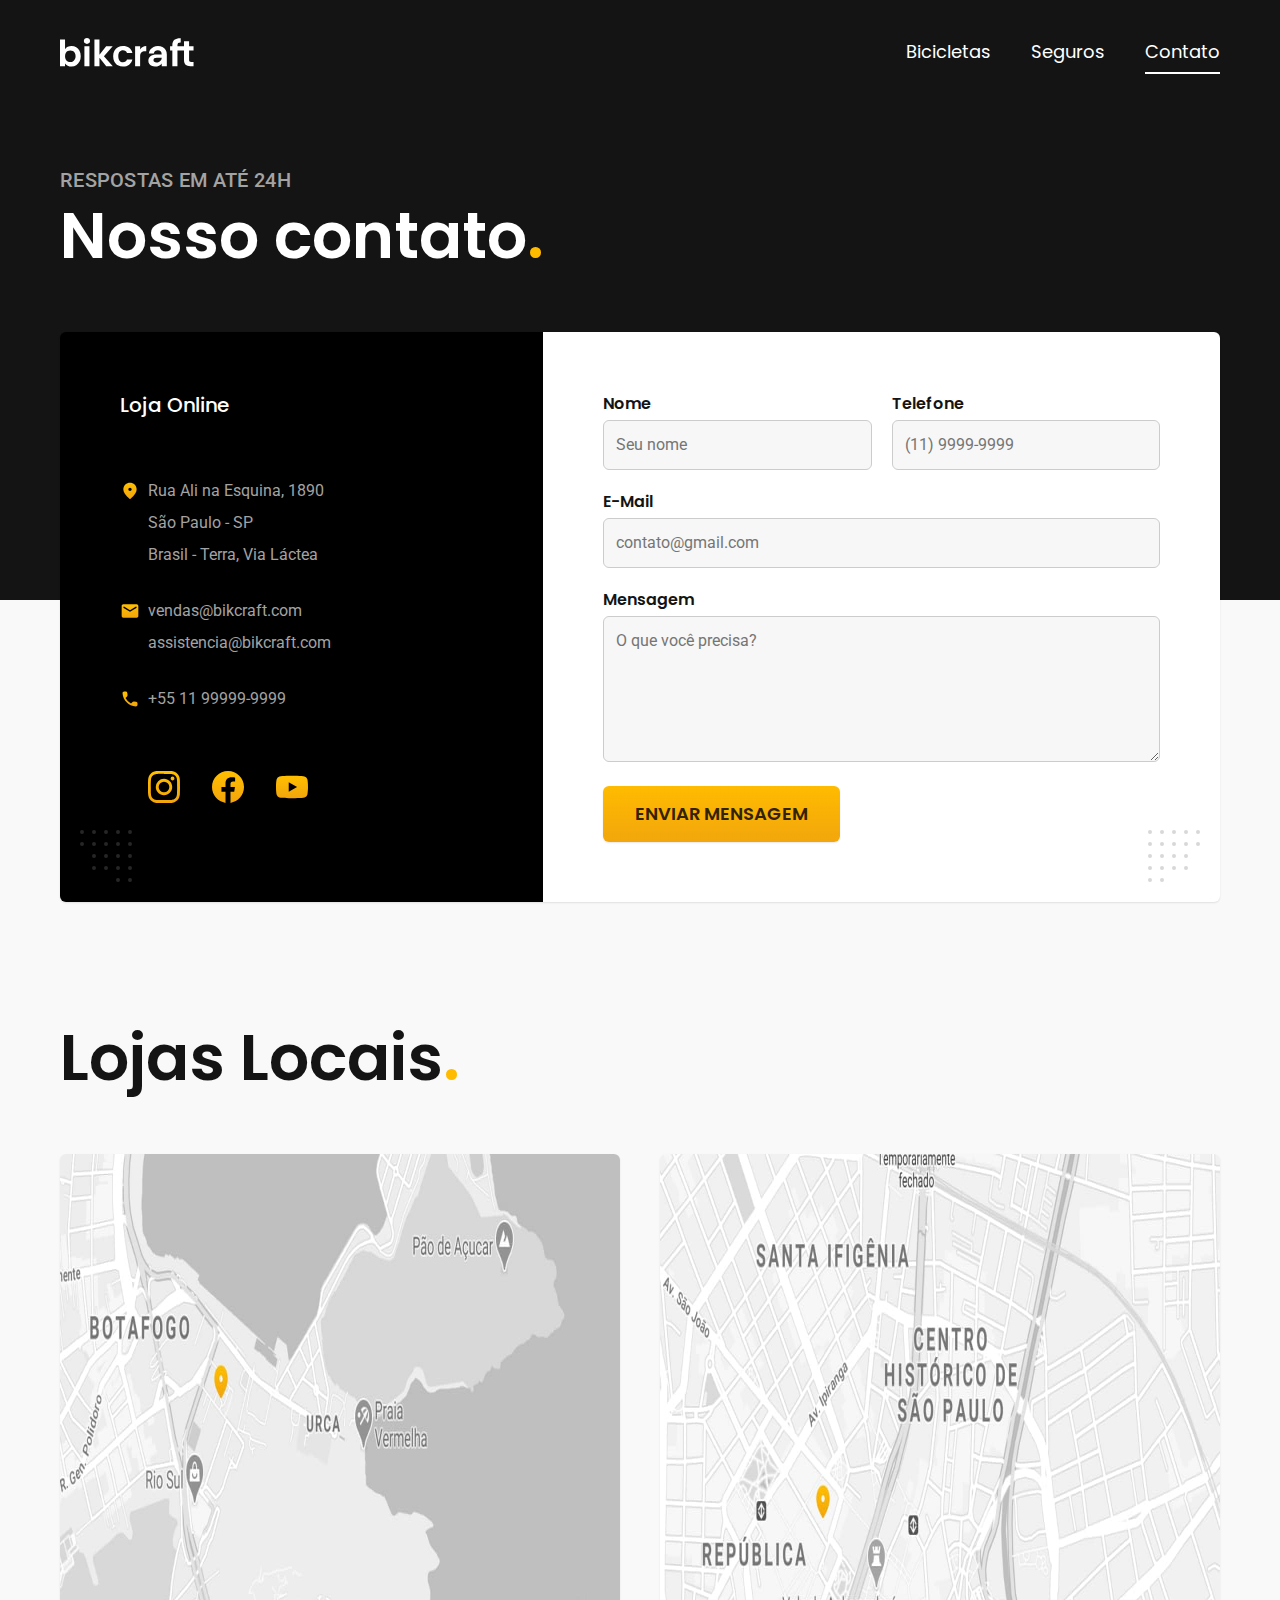
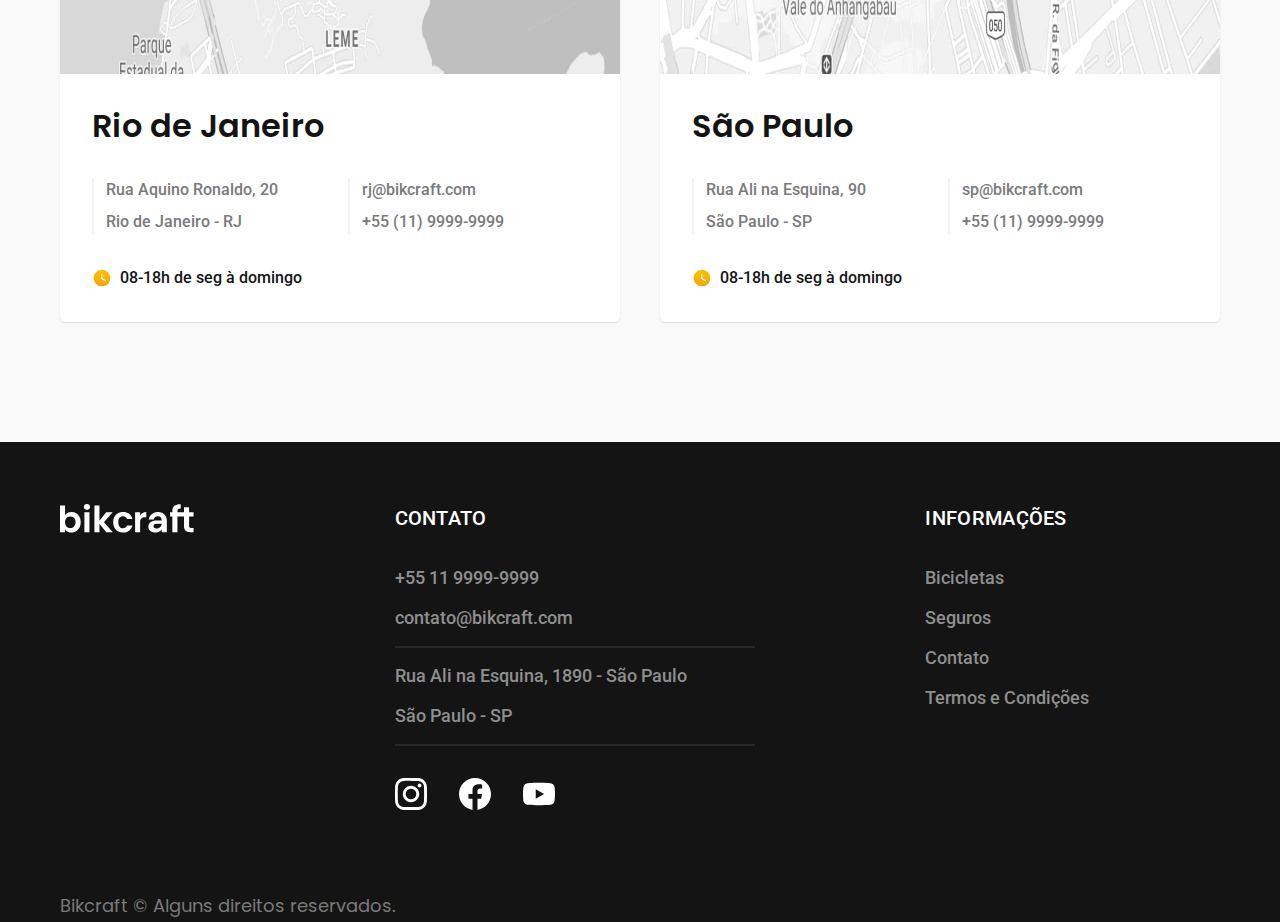
<file: contact.html>
<!DOCTYPE html>
<html lang="pt-br">

<head>
    <!-- META -->
    <meta charset="UTF-8">
    <meta name="viewport" content="width=device-width, initial-scale=1.0">
    <meta name="description" content="Contato da Bikcraft">
    <!-- CSS -->
    <link rel="icon" href="./favicon.svg" type="image/svg+xml">
    <link rel="preload" href="./styles/style.css" as="style">
    <link rel="stylesheet" href="styles/style.css">
    <!-- LINK -->
    <link rel="preconnect" href="https://fonts.googleapis.com">
    <link rel="preconnect" href="https://fonts.gstatic.com" crossorigin>
    <link
        href="https://fonts.googleapis.com/css2?family=Merriweather:ital,opsz,wght@0,18..144,300..900;1,18..144,300..900&family=Poppins:ital,wght@0,100;0,200;0,300;0,400;0,500;0,600;0,700;0,800;0,900;1,100;1,200;1,300;1,400;1,500;1,600;1,700;1,800;1,900&family=Roboto:ital,wght@0,100..900;1,100..900&display=swap"
        rel="stylesheet">
    <!-- OTHER -->
    <title>Contato | Bikcraft</title>
    <script>
        document.documentElement.classList.add("js")
    </script>
</head>

<html>

<body id="contact">
    <header class="header-bg">
        <div class="header container">
            <a href="./index.html">
                <img src="./img/bikcraft.svg" width="136" height="32" alt="Bikcraft">
            </a>
            <nav aria-label="Primaria">
                <ul class="header-menu c0 font-nav">
                    <li>
                        <a href="./biks.html">Bicicletas</a>
                    </li>
                    <li>
                        <a href="./insurance.html">Seguros</a>
                    </li>
                    <li>
                        <a href="./contact.html">Contato</a>
                    </li>
                </ul>
            </nav>
        </div>
    </header>

    <main>
        <div class="title-bg">
            <div class="title container">
                <p class="font-l-bold c04">respostas em até 24h</p>
                <h1 class="font-xxl c0">Nosso contato<span class="p1">.</span>
                </h1>
            </div>
        </div>
        <div class="contact container">
            <section class="contact-data" aria-label="Endereço">
                <h2 class="font-s c0">Loja Online</h2>
                <div class="contact-add font-xs-b c04">
                    <p>Rua Ali na Esquina, 1890</p>
                    <p>São Paulo - SP</p>
                    <p>Brasil - Terra, Via Láctea</p>
                </div>
                <address class="contact-meio font-xs-b c04">
                    <a href="mailto:igorthedev05@gmail.com">
                        vendas@bikcraft.com
                    </a>
                    <a href="mailto:igorthedev05@gmail.com">
                        assistencia@bikcraft.com
                    </a>
                    <a href="tel +55999999999">+55 11 99999-9999</a>
                </address>
                <div class="contact-social">
                    <a href="./">
                        <img src="img/redes/instagram-p.svg" width="32" height="32" alt="">
                    </a>
                    <a href="./">
                        <img src="img/redes/facebook-p.svg" width="32" height="32" alt="">
                    </a>
                    <a href="./">
                        <img src="img/redes/youtube-p.svg" width="32" height="32" alt="">
                    </a>
                </div>
            </section>
            <section class="contact-form" aria-label="Formulário">
                <form class="form" action="./contact.html">
                    <div>
                        <label for="nome">Nome</label>
                        <input type="text" id="nome" name="nome" placeholder="Seu nome">
                    </div>
                    <div>
                        <label for="telefone">Telefone</label>
                        <input type="text" id="telefone" name="telefone" placeholder="(11) 9999-9999">
                    </div>
                    <div class="col-2">
                        <label for="email">E-Mail</label>
                        <input type="email" id="email" name="email" placeholder="contato@gmail.com">
                    </div>
                    <div class="col-2">
                        <label for="mensagem">Mensagem</label>
                        <textarea rows="5" type="text" id="mensagem" name="mensagem"
                            placeholder="O que você precisa?"></textarea>
                    </div>
                    <button class="button col-2">Enviar mensagem</button>
                </form>
            </section>
        </div>
    </main>

    <article class="store container">
        <h2 class="font-xxl c11">Lojas Locais<span class="p1">.</span></h2>
        <div class="store-item">
            <img src="./img/lojas/rj.jpg" width="1120" height="520"
                alt="Mapa marcando endereço em Rua Ali na Esquina, 1890 - Rio de Janeiro">
            <div class="store-content">
                <h3 class="font-xl c11">Rio de Janeiro</h3>
                <div class="store-data font-xs-b c06">
                    <p>Rua Aquino Ronaldo, 20</p>
                    <p>Rio de Janeiro - RJ</p>
                </div>
                <div class="store-data font-xs-b c06">
                    <a href="">rj@bikcraft.com</a>
                    <a href="tel:+552199999999">+55 (11) 9999-9999</a>
                </div>
                <p class="store-time font-xs-b">
                    <img src="./img/icones/horario.svg" width="20" height="20" alt="">
                    08-18h de seg à domingo
                </p>
            </div>
        </div>

        <div class="store-item">
            <img src="./img/lojas/sp.jpg" width="1120" height="520"
                alt="Mapa marcando endereço em Rua Ali na Esquina, 1890 - São Paulo">
            <div class="store-content">
                <h3 class="font-xl c11">São Paulo</h3>
                <div class="store-data font-xs-b c06">
                    <p>Rua Ali na Esquina, 90</p>
                    <p>São Paulo - SP</p>
                </div>
                <div class="store-data font-xs-b c06">
                    <a href="">sp@bikcraft.com</a>
                    <a href="tel:+551199999999">+55 (11) 9999-9999</a>
                </div>
                <p class="store-time font-xs-b">
                    <img src="./img/icones/horario.svg" width="20" height="20" alt="">
                    08-18h de seg à domingo
                </p>
            </div>
        </div>
    </article>

    <footer class="footer-bg">
        <div class="footer container">
            <img src="./img/bikcraft.svg" width="136" height="32" alt="Bikcraft">

            <div class="footer-contact">
                <h3 class="font-l-bold c0">Contato</h3>
                <ul class="font-mini c05">
                    <li>
                        <a href="tel:+551199999999">
                            +55 11 9999-9999
                        </a>
                    </li>
                    <li>
                        <a href="mailto:igorthedev05@gmail.com">
                            contato@bikcraft.com
                        </a>
                    </li>
                    <li>
                        Rua Ali na Esquina, 1890 - São Paulo
                    </li>
                    <li>São Paulo - SP</li>
                </ul>
                <div class="social">
                    <a href="./">
                        <img src="./img/redes/instagram.svg" width="32" height="32" alt="">
                    </a>
                    <a href="./">
                        <img src="./img/redes/facebook.svg" width="32" height="32" alt="">
                    </a>
                    <a href="./">
                        <img src="./img/redes/youtube.svg" width="32" height="32" alt="">
                    </a>
                </div>
            </div>

            <div class="footer-info">
                <h3 class="font-l-bold c0">Informações</h3>
                <nav>
                    <ul class="font-mini c05">
                        <li>
                            <a href="./biks.html">Bicicletas</a>
                        </li>
                        <li>
                            <a href="./insurance.html">Seguros</a>
                        </li>
                        <li>
                            <a href="./contact.html">Contato</a>
                        </li>
                        <li>
                            <a href="./terms.html">Termos e Condições</a>
                        </li>
                    </ul>
                </nav>
            </div>
            <p class="footer-copy font-nav c06">Bikcraft © Alguns direitos reservados.</p>

        </div>
        </div>
    </footer>
    <script src="./scripts/script.js"></script>
</body>

</html>
</file>
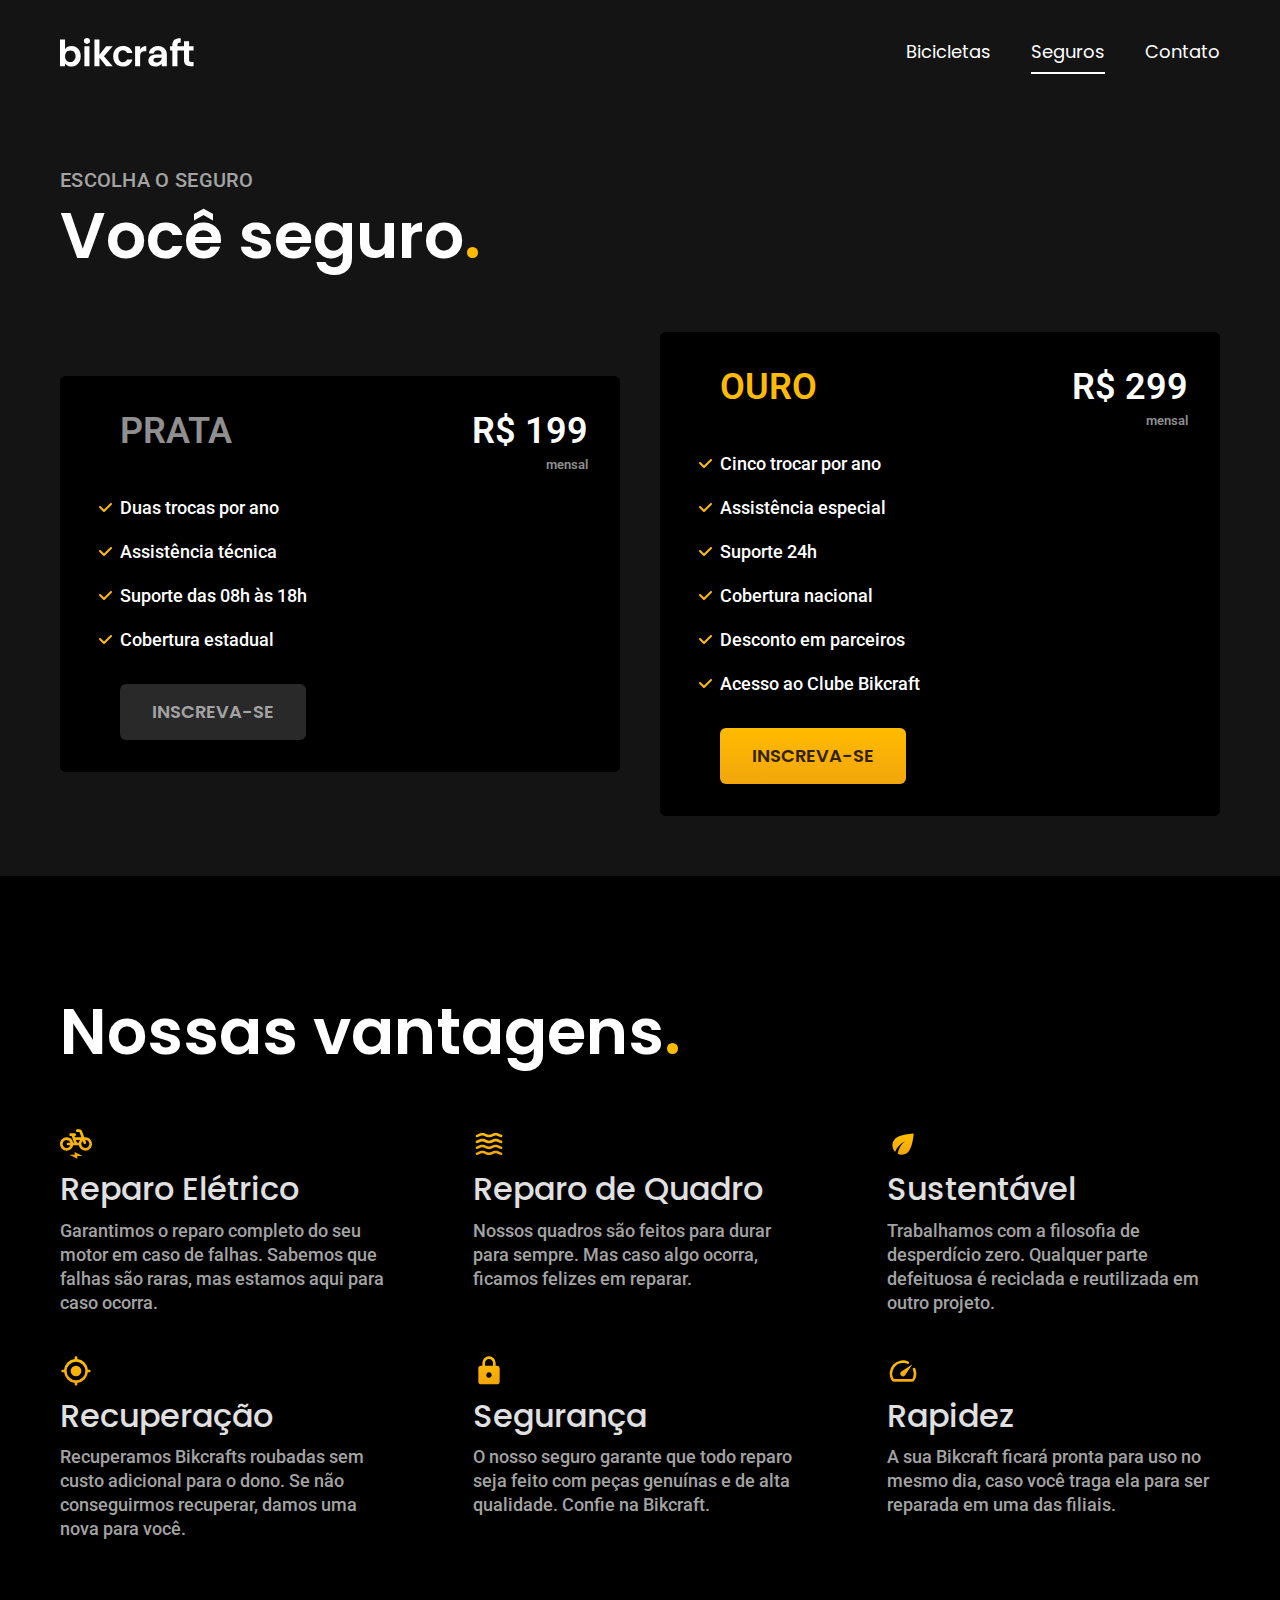
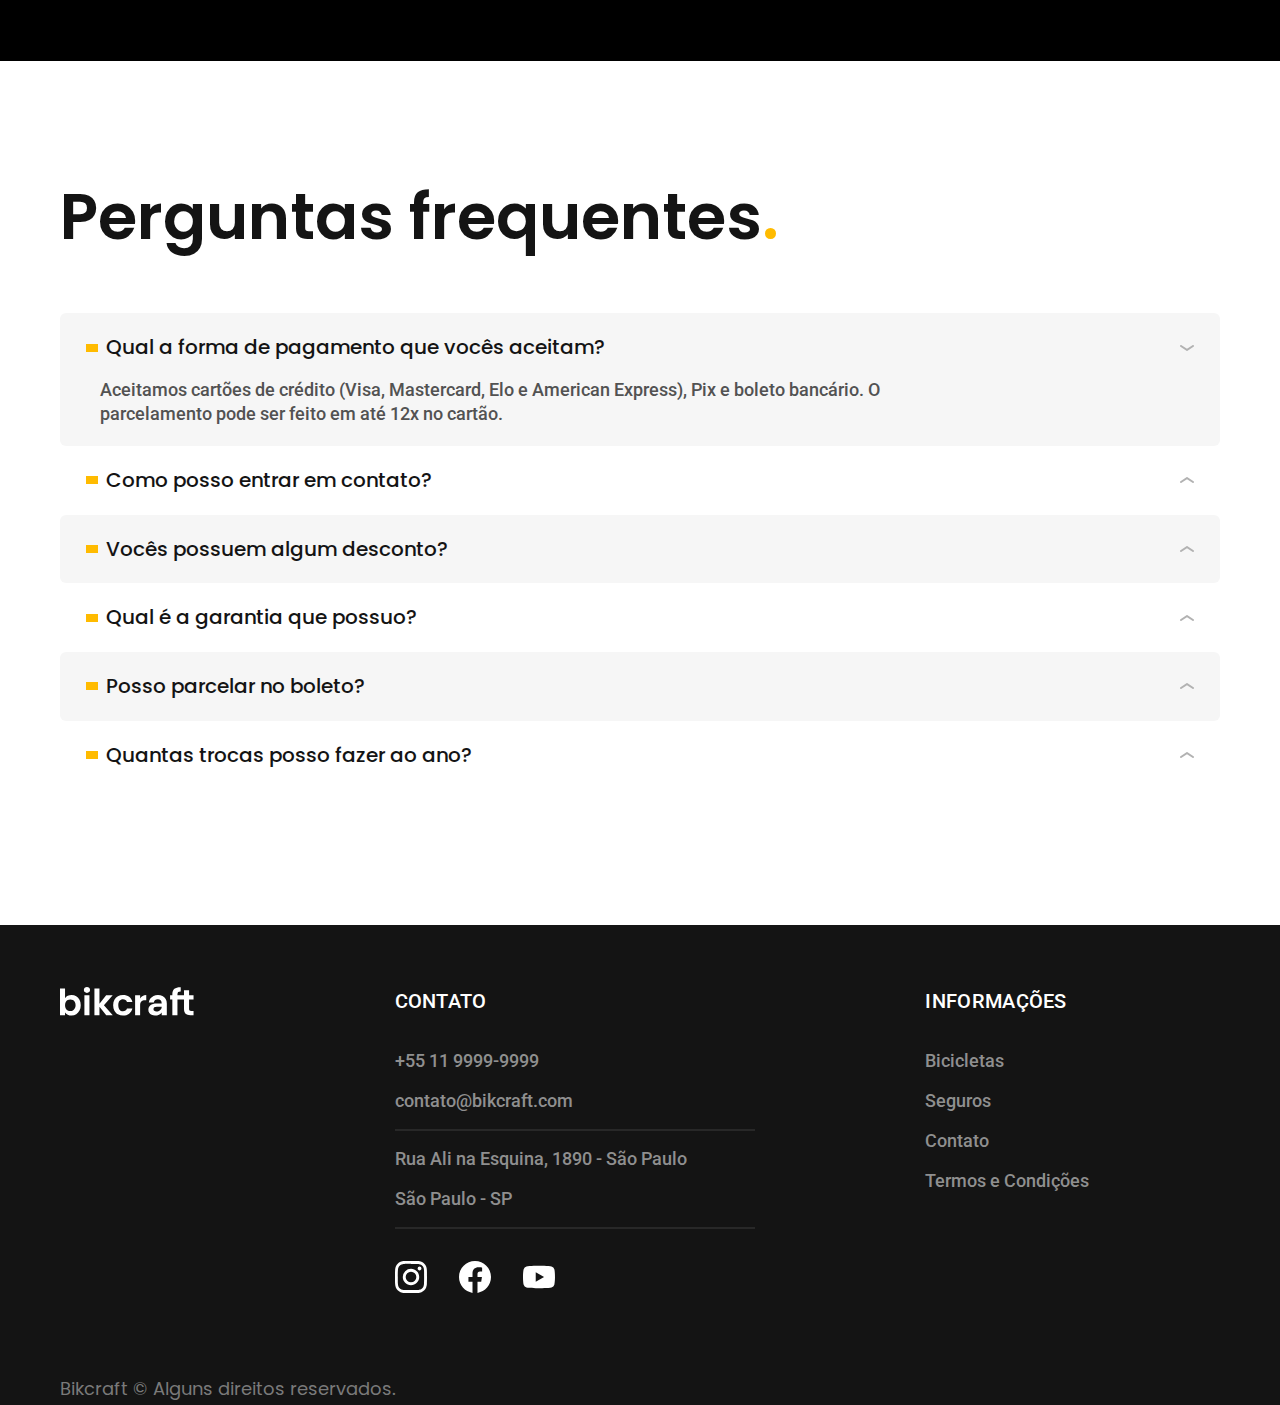
<file: insurance.html>
<!DOCTYPE html>
<html lang="pt-br">

<head>
    <!-- META -->
    <meta charset="UTF-8">
    <meta name="viewport" content="width=device-width, initial-scale=1.0">
    <meta name="description" content="Você seguro.">
    <!-- CSS -->
    <link rel="icon" href="./favicon.svg" type="image/svg+xml">
    <link rel="preload" href="./styles/style.css" as="style">
    <link rel="stylesheet" href="styles/style.css">
    <!-- LINK -->
    <link rel="preconnect" href="https://fonts.googleapis.com">
    <link rel="preconnect" href="https://fonts.gstatic.com" crossorigin>
    <link
        href="https://fonts.googleapis.com/css2?family=Merriweather:ital,opsz,wght@0,18..144,300..900;1,18..144,300..900&family=Poppins:ital,wght@0,100;0,200;0,300;0,400;0,500;0,600;0,700;0,800;0,900;1,100;1,200;1,300;1,400;1,500;1,600;1,700;1,800;1,900&family=Roboto:ital,wght@0,100..900;1,100..900&display=swap"
        rel="stylesheet">
    <!-- OTHER -->
    <title>Seguros | Bikcraft</title>

    <script>
        document.documentElement.classList.add("js")
    </script>
</head>

<html>

<body id="seguros">
    <header class="header-bg">
        <div class="header container">
            <a href="./index.html">
                <img src="./img/bikcraft.svg" width="136" height="32" alt="Bikcraft">
            </a>
            <nav aria-label="Primaria">
                <ul class="header-menu c0 font-nav">
                    <li>
                        <a href="./biks.html">Bicicletas</a>
                    </li>
                    <li>
                        <a href="./insurance.html">Seguros</a>
                    </li>
                    <li>
                        <a href="./contact.html">Contato</a>
                    </li>
                </ul>
            </nav>
        </div>
    </header>

    <main class="seguros-bg">
        <div class="title-bg">
            <div class="title container">
                <p class="font-l-bold c04">Escolha o seguro</p>
                <h1 class="font-xxl c0">Você seguro<span class="p1">.</span>
                </h1>
            </div>
        </div>

        <div class="seguros container">
            <div class="seguro-item fadeInLeft" data-anime="200">
                <h3 class="font-xl-b c05">PRATA</h3>
                <span class="font-xl-b c0">R$ 199 <span class="font-ss c05">mensal</span></span>
                <ul class="font-s-b c0">
                    <li>Duas trocas por ano</li>
                    <li>Assistência técnica</li>
                    <li>Suporte das 08h às 18h</li>
                    <li>Cobertura estadual</li>
                </ul>
                <a href="./budget.html?type=seguro&product=prata" class="button second">Inscreva-se</a>
            </div>
            <div class="seguro-item fadeInRight" data-anime="400">
                <h3 class="font-xl-b p1">OURO</h3>
                <span class="font-xl-b c0">R$ 299 <span class="font-ss c05">mensal</span></span>
                <ul class="font-s-b c0">
                    <li>Cinco trocar por ano</li>
                    <li>Assistência especial</li>
                    <li>Suporte 24h</li>
                    <li>Cobertura nacional</li>
                    <li>Desconto em parceiros</li>
                    <li>Acesso ao Clube Bikcraft</li>
                </ul>
                <a href="./budget.html?type=seguro&product=ouro" class="button">Inscreva-se</a>
            </div>
        </div>
    </main>

    <article class="vantagem-bg">
        <div class="vantagem container">
            <h2 class="font-xxl c0">Nossas vantagens<span class="p1">.</span></h2>
            <ul>
                <li>
                    <img src="./img/icones/eletrica.svg" width="32" height="32" alt="">
                    <h3 class="font-l c01">Reparo Elétrico</h3>
                    <p class="font-s-b c04">Garantimos o reparo completo do seu motor em caso de falhas. Sabemos que
                        falhas são raras, mas
                        estamos aqui para caso ocorra.</p>
                </li>
                <li>
                    <img src="./img/icones/carbono.svg" width="32" height="32" alt="">
                    <h3 class="font-l c01">Reparo de Quadro</h3>
                    <p class="font-s-b c04">Nossos quadros são feitos para durar para sempre. Mas caso algo ocorra,
                        ficamos felizes em reparar.</p>
                </li>
                <li>
                    <img src="./img/icones/sustentavel.svg" width="32" height="32" alt="">
                    <h3 class="font-l c01">Sustentável</h3>
                    <p class="font-s-b c04">Trabalhamos com a filosofia de desperdício zero. Qualquer parte defeituosa é
                        reciclada e reutilizada em outro projeto.</p>
                </li>
                <li>
                    <img src="./img/icones/rastreador.svg" width="32" height="32" alt="">
                    <h3 class="font-l c01">Recuperação</h3>
                    <p class="font-s-b c04">Recuperamos Bikcrafts roubadas sem custo adicional para o dono. Se não
                        conseguirmos recuperar, damos uma nova para você.</p>
                </li>
                <li>
                    <img src="./img/icones/seguro.svg" width="32" height="32" alt="">
                    <h3 class="font-l c01">Segurança</h3>
                    <p class="font-s-b c04">O nosso seguro garante que todo reparo seja feito com peças genuínas e de
                        alta qualidade. Confie na Bikcraft.</p>
                </li>
                <li>
                    <img src="./img/icones/velocidade.svg" width="32" height="32" alt="">
                    <h3 class="font-l c01">Rapidez</h3>
                    <p class="font-s-b c04">A sua Bikcraft ficará pronta para uso no mesmo dia, caso você traga ela para
                        ser reparada em uma das filiais.</p>
                </li>
            </ul>
        </div>
    </article>

    <article class="questions container">
        <h2 class="font-xxl">Perguntas frequentes<span class="p1">.</span></h2>
        <dl>
            <div>
                <dt>
                    <button class="font-s c11" aria-controls="question1" aria-expanded="true">
                        Qual a forma de pagamento que vocês aceitam?
                    </button>
                </dt>
                <dd id="question1" class="font-s-b c08 active">
                    Aceitamos cartões de crédito (Visa, Mastercard, Elo e American Express),
                    Pix e boleto bancário. O parcelamento pode ser feito em até 12x no cartão.
                </dd>
            </div>

            <div>
                <dt>
                    <button class="font-s c11" aria-controls="question2" aria-expanded="false">
                        Como posso entrar em contato?
                    </button>
                </dt>
                <dd id="question2" class="font-s-b c08">
                    Você pode falar com a gente pelo WhatsApp, e-mail ou através do formulário
                    de contato no site. Nosso atendimento funciona de segunda a sexta,
                    das 9h às 18h.
                </dd>
            </div>

            <div>
                <dt>
                    <button class="font-s c11" aria-controls="question3" aria-expanded="false">
                        Vocês possuem algum desconto?
                    </button>
                </dt>
                <dd id="question3" class="font-s-b c08">
                    Sim! Oferecemos 5% de desconto para pagamentos via Pix e também
                    disponibilizamos cupons promocionais em campanhas sazonais.
                </dd>
            </div>

            <div>
                <dt>
                    <button class="font-s c11" aria-controls="question4" aria-expanded="false">
                        Qual é a garantia que possuo?
                    </button>
                </dt>
                <dd id="question4" class="font-s-b c08">
                    Todos os nossos produtos possuem garantia de 12 meses contra defeitos
                    de fabricação, conforme o Código de Defesa do Consumidor.
                </dd>
            </div>

            <div>
                <dt>
                    <button class="font-s c11" aria-controls="question5" aria-expanded="false">
                        Posso parcelar no boleto?
                    </button>
                </dt>
                <dd id="question5" class="font-s-b c08">
                    No momento, o parcelamento está disponível apenas no cartão de crédito.
                    O boleto é aceito somente para pagamento à vista.
                </dd>
            </div>

            <div>
                <dt>
                    <button class="font-s c11" aria-controls="question6" aria-expanded="false">
                        Quantas trocas posso fazer ao ano?
                    </button>
                </dt>
                <dd id="question6" class="font-s-b c08">
                    Você pode solicitar troca em até 7 dias após o recebimento do produto.
                    Não há limite anual, desde que respeite o prazo e as condições da política de troca.
                </dd>
            </div>
        </dl>


    </article>

    <footer class="footer-bg">
        <div class="footer container">
            <img src="./img/bikcraft.svg" width="136" height="32" alt="Bikcraft">

            <div class="footer-contact">
                <h3 class="font-l-bold c0">Contato</h3>
                <ul class="font-mini c05">
                    <li>
                        <a href="tel:+551199999999">
                            +55 11 9999-9999
                        </a>
                    </li>
                    <li>
                        <a href="mailto:igorthedev05@gmail.com">
                            contato@bikcraft.com
                        </a>
                    </li>
                    <li>
                        Rua Ali na Esquina, 1890 - São Paulo
                    </li>
                    <li>São Paulo - SP</li>
                </ul>
                <div class="social">
                    <a href="./">
                        <img src="./img/redes/instagram.svg" width="32" height="32" alt="">
                    </a>
                    <a href="./">
                        <img src="./img/redes/facebook.svg" width="32" height="32" alt="">
                    </a>
                    <a href="./">
                        <img src="./img/redes/youtube.svg" width="32" height="32" alt="">
                    </a>
                </div>
            </div>

            <div class="footer-info">
                <h3 class="font-l-bold c0">Informações</h3>
                <nav>
                    <ul class="font-mini c05">
                        <li>
                            <a href="./biks.html">Bicicletas</a>
                        </li>
                        <li>
                            <a href="./insurance.html">Seguros</a>
                        </li>
                        <li>
                            <a href="./contact.html">Contato</a>
                        </li>
                        <li>
                            <a href="./terms.html">Termos e Condições</a>
                        </li>
                    </ul>
                </nav>
            </div>
            <p class="footer-copy font-nav c06">Bikcraft © Alguns direitos reservados.</p>

        </div>
        </div>
    </footer>

    <script src="./scripts/plugins/simple-anime.js"></script>
    <script src="./scripts/script.js"></script>
</body>

</html>
</file>
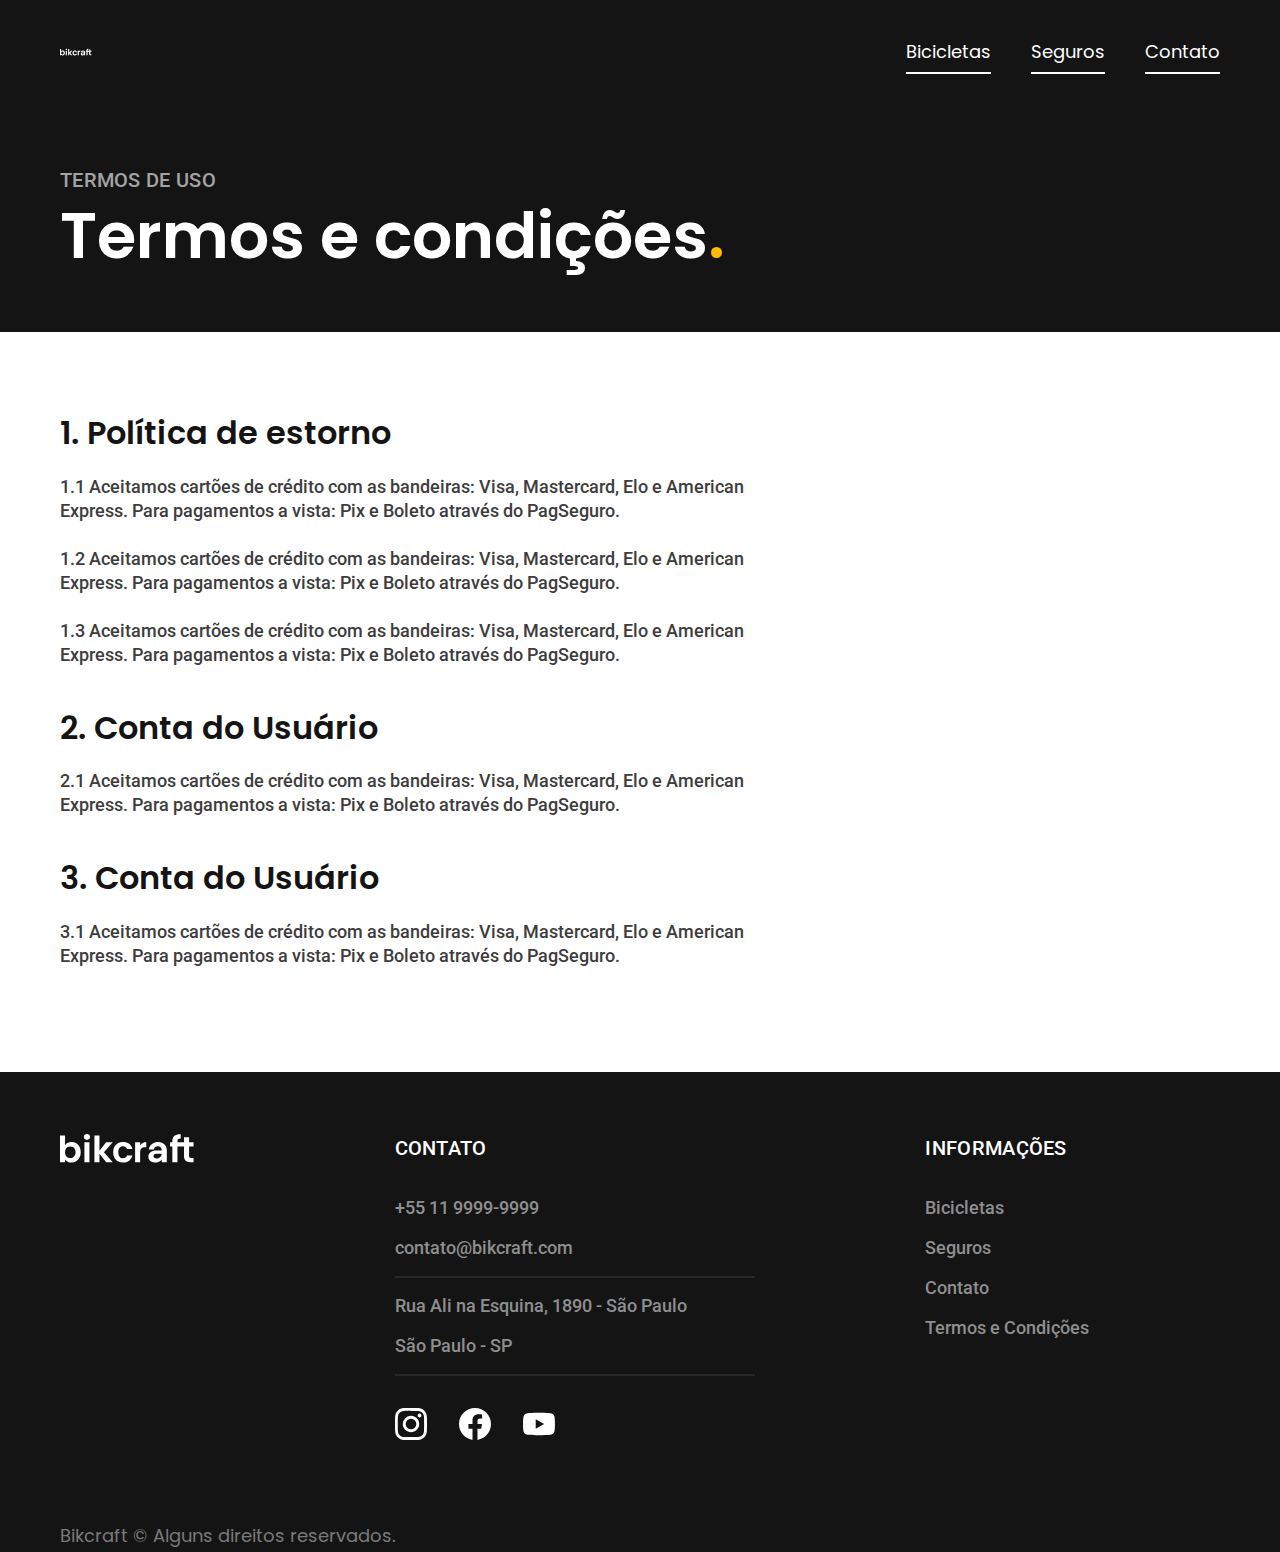
<file: terms.html>
<!DOCTYPE html>
<html lang="pt-br">

<head>
    <!-- META -->
    <meta charset="UTF-8">
    <meta name="viewport" content="width=device-width, initial-scale=1.0">
    <meta name="description" content="Termos e Condições.">
    <!-- CSS -->
    <link rel="icon" href="./favicon.svg" type="image/svg+xml">
    <link rel="preload" href="./styles/style.css" as="style">
    <link rel="stylesheet" href="styles/style.css">
    <!-- LINK -->
    <link rel="preconnect" href="https://fonts.googleapis.com">
    <link rel="preconnect" href="https://fonts.gstatic.com" crossorigin>
    <link
        href="https://fonts.googleapis.com/css2?family=Merriweather:ital,opsz,wght@0,18..144,300..900;1,18..144,300..900&family=Poppins:ital,wght@0,100;0,200;0,300;0,400;0,500;0,600;0,700;0,800;0,900;1,100;1,200;1,300;1,400;1,500;1,600;1,700;1,800;1,900&family=Roboto:ital,wght@0,100..900;1,100..900&display=swap"
        rel="stylesheet">
    <!-- OTHER -->
    <title>Termos e Condições | Bikcraft</title>
    <script>
        document.documentElement.classList.add("js")
    </script>
</head>

<html>

<body id="terms">
    <header class="header-bg">
        <div class="header container">
            <a href="./index.html">
                <img src="./img/bikcraft.svg" width="32" height="32" alt="Bikcraft">
            </a>
            <nav aria-label="Primaria">
                <ul class="header-menu c0 font-nav">
                    <li>
                        <a href="./">Bicicletas</a>
                    </li>
                    <li>
                        <a href="./">Seguros</a>
                    </li>
                    <li>
                        <a href="./">Contato</a>
                    </li>
                </ul>
            </nav>
        </div>
    </header>

    <main>
        <div class="title-bg">
            <div class="title container">
                <p class="font-l-bold c04">Termos de uso</p>
                <h1 class="font-xxl c0">Termos e condições<span class="p1">.</span>
                </h1>
            </div>
        </div>

        <div class="terms container font-s-b c09">
            <h2 class="font-l c11">1. Política de estorno</h2>
            <p>1.1 Aceitamos cartões de crédito com as bandeiras: Visa, Mastercard, Elo e American
                Express. Para
                pagamentos a vista: Pix e Boleto através do PagSeguro.
            </p>
            <p>1.2 Aceitamos cartões de crédito com as bandeiras: Visa, Mastercard, Elo e American
                Express. Para
                pagamentos a vista: Pix e Boleto através do PagSeguro.
            </p>
            <p>1.3 Aceitamos cartões de crédito com as bandeiras: Visa, Mastercard, Elo e American
                Express. Para
                pagamentos a vista: Pix e Boleto através do PagSeguro.
            </p>
            <h2 class="font-l c11">2. Conta do Usuário</h2>
            <p>2.1 Aceitamos cartões de crédito com as bandeiras: Visa, Mastercard, Elo e American
                Express. Para
                pagamentos a vista: Pix e Boleto através do PagSeguro.
            </p>
            <h2 class="font-l c11">3. Conta do Usuário</h2>
            <p>3.1 Aceitamos cartões de crédito com as bandeiras: Visa, Mastercard, Elo e American
                Express. Para
                pagamentos a vista: Pix e Boleto através do PagSeguro.
            </p>
        </div>
    </main>

    <footer class="footer-bg">
        <div class="footer container">
            <img src="./img/bikcraft.svg" width="136" height="32" alt="Bikcraft">

            <div class="footer-contact">
                <h3 class="font-l-bold c0">Contato</h3>
                <ul class="font-mini c05">
                    <li>
                        <a href="tel:+551199999999">
                            +55 11 9999-9999
                        </a>
                    </li>
                    <li>
                        <a href="mailto:igorthedev05@gmail.com">
                            contato@bikcraft.com
                        </a>
                    </li>
                    <li>
                        Rua Ali na Esquina, 1890 - São Paulo
                    </li>
                    <li>São Paulo - SP</li>
                </ul>
                <div class="social">
                    <a href="./">
                        <img src="./img/redes/instagram.svg" width="32" height="32" alt="">
                    </a>
                    <a href="./">
                        <img src="./img/redes/facebook.svg" width="32" height="32" alt="">
                    </a>
                    <a href="./">
                        <img src="./img/redes/youtube.svg" width="32" height="32" alt="">
                    </a>
                </div>
            </div>

            <div class="footer-info">
                <h3 class="font-l-bold c0">Informações</h3>
                <nav>
                    <ul class="font-mini c05">
                        <li>
                            <a href="./biks.html">Bicicletas</a>
                        </li>
                        <li>
                            <a href="./insurance.html">Seguros</a>
                        </li>
                        <li>
                            <a href="./contact.html">Contato</a>
                        </li>
                        <li>
                            <a href="./terms.html">Termos e Condições</a>
                        </li>
                    </ul>
                </nav>
            </div>
            <p class="footer-copy font-nav c06">Bikcraft © Alguns direitos reservados.</p>

        </div>
        </div>
    </footer>

    <script src="./scripts/script.js"></script>
</body>

</html>
</file>
<file: styles/style.css>
@import url(./global/global.css);
/* UTILITY */
@import url(./utility/typography.css);
@import url(./utility/colors.css);
@import url(./utility/components.css);
@import url(./utility/form.css);
/* HEADER & FOOTER */
@import url(./global/header.css);
@import url(./global/footer.css);
/* HOME */
@import url(./home/intro.css);
@import url(./home/tech.css);
@import url(./home/partners.css);
@import url(./home/testimonials.css);
/* BIK LIST */
@import url(./bikes/bik-list.css);
@import url(./bikes/biks.css);
@import url(./bik-page/bik-page.css);
@import url(./bik-page/insurance2.css);
/* SECURE */
@import url(./seguros/insurance.css);
@import url(./seguros/benefit.css);
@import url(./seguros/questions.css);
@import url(./terms/terms.css);
/* CONTACT */
@import url(./contact/contact.css);
@import url(./contact/store.css);
</file>
